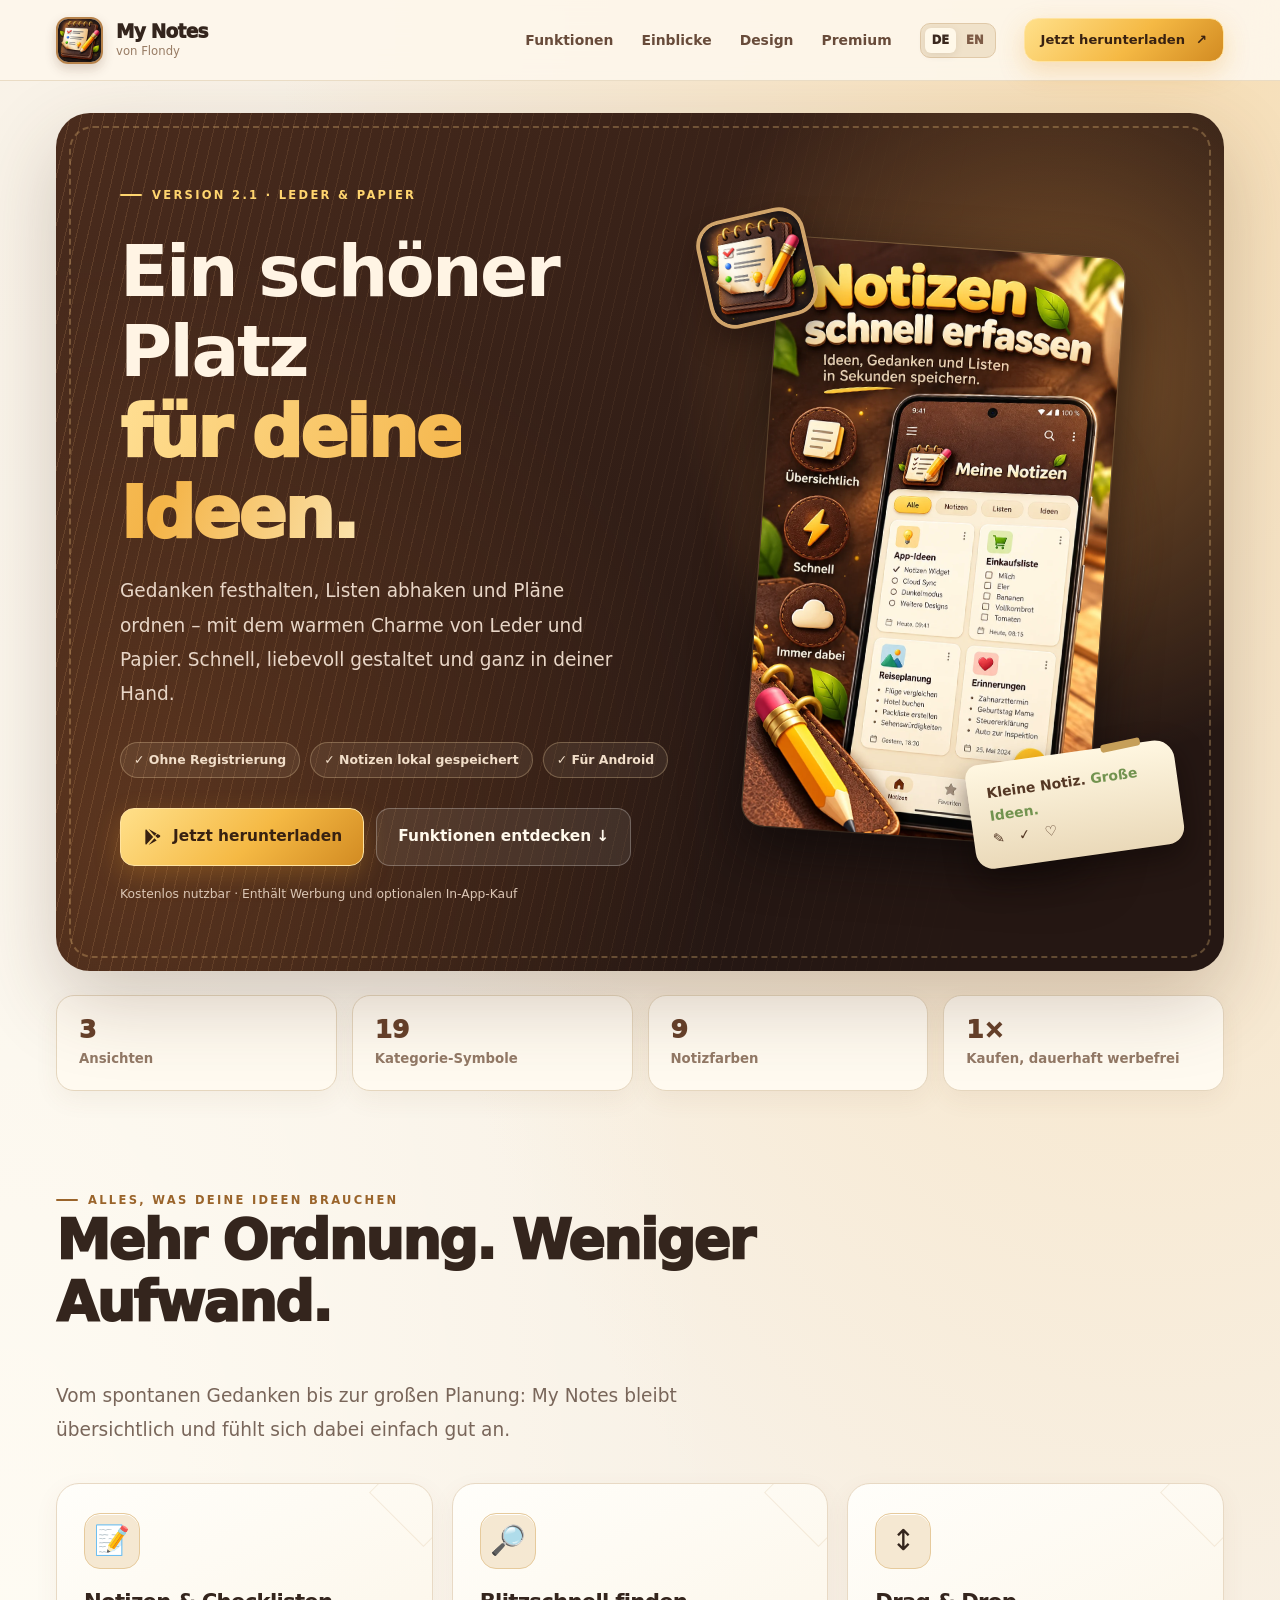
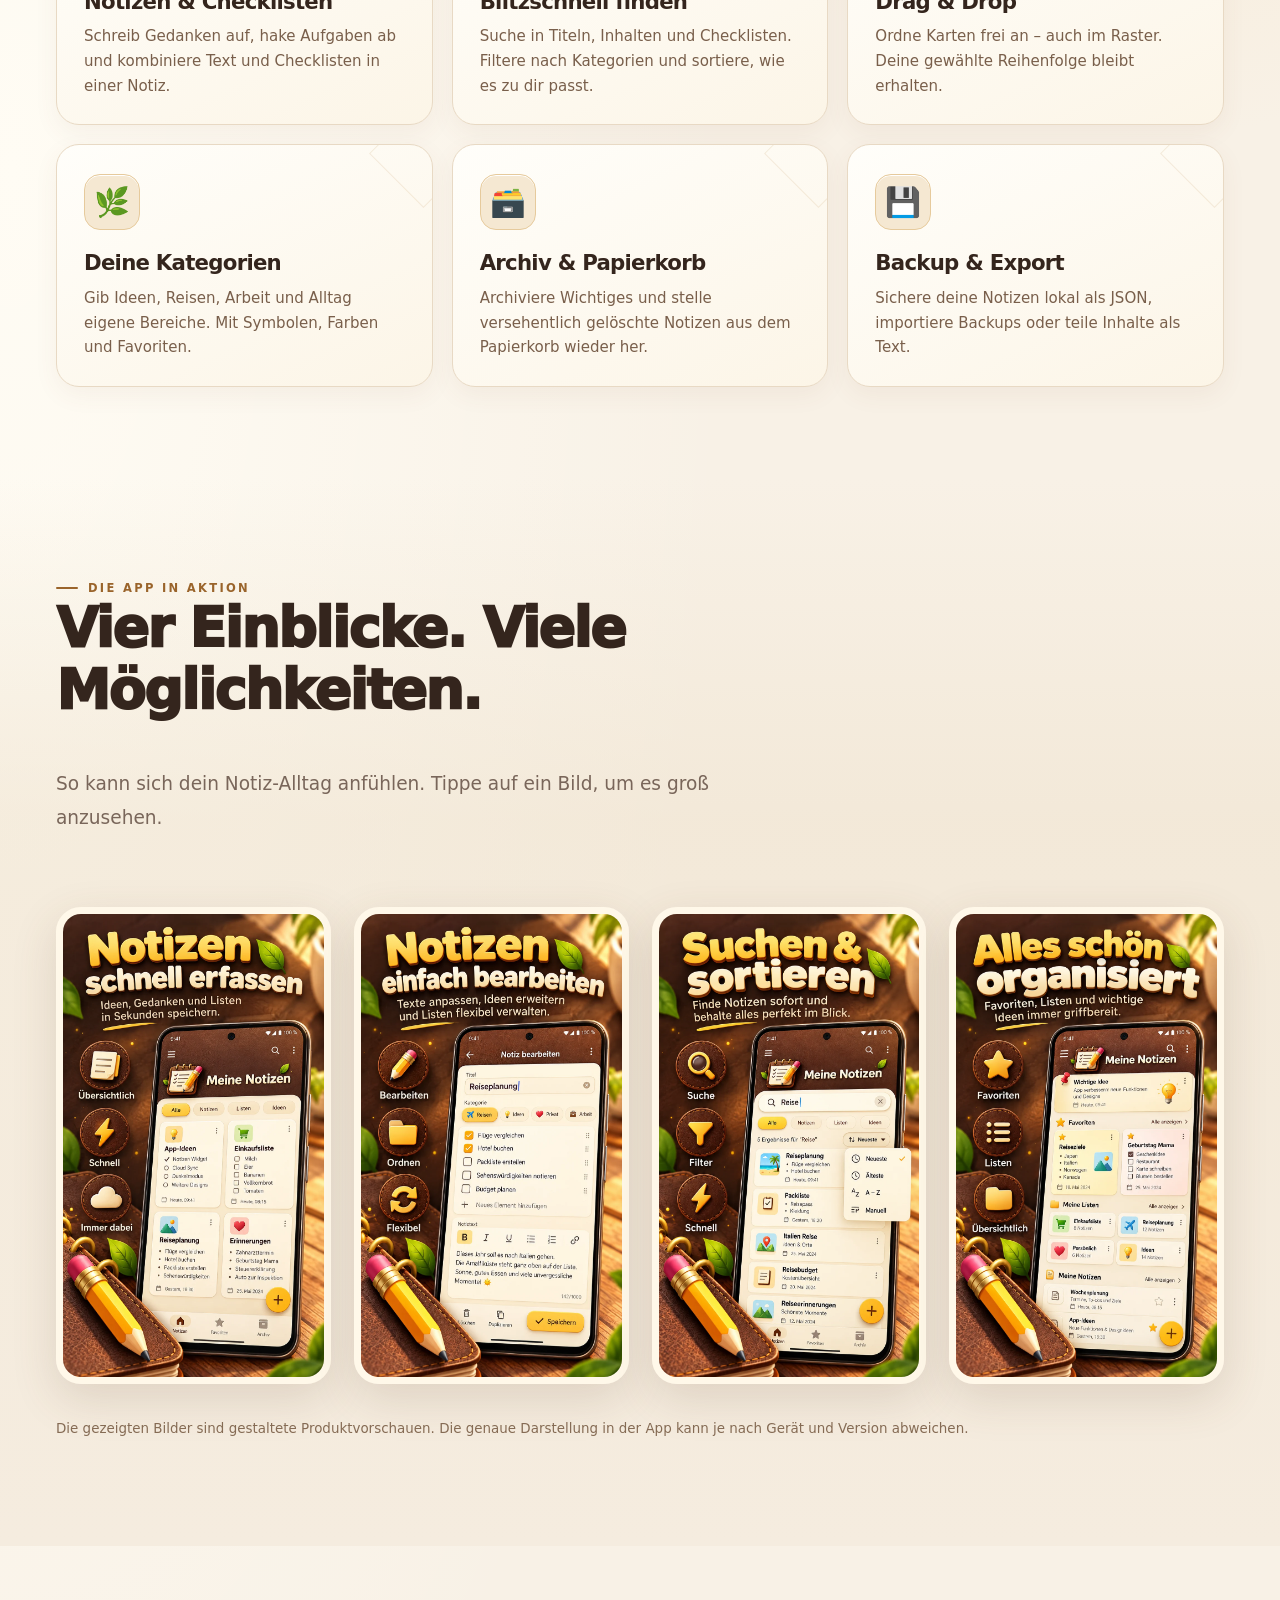
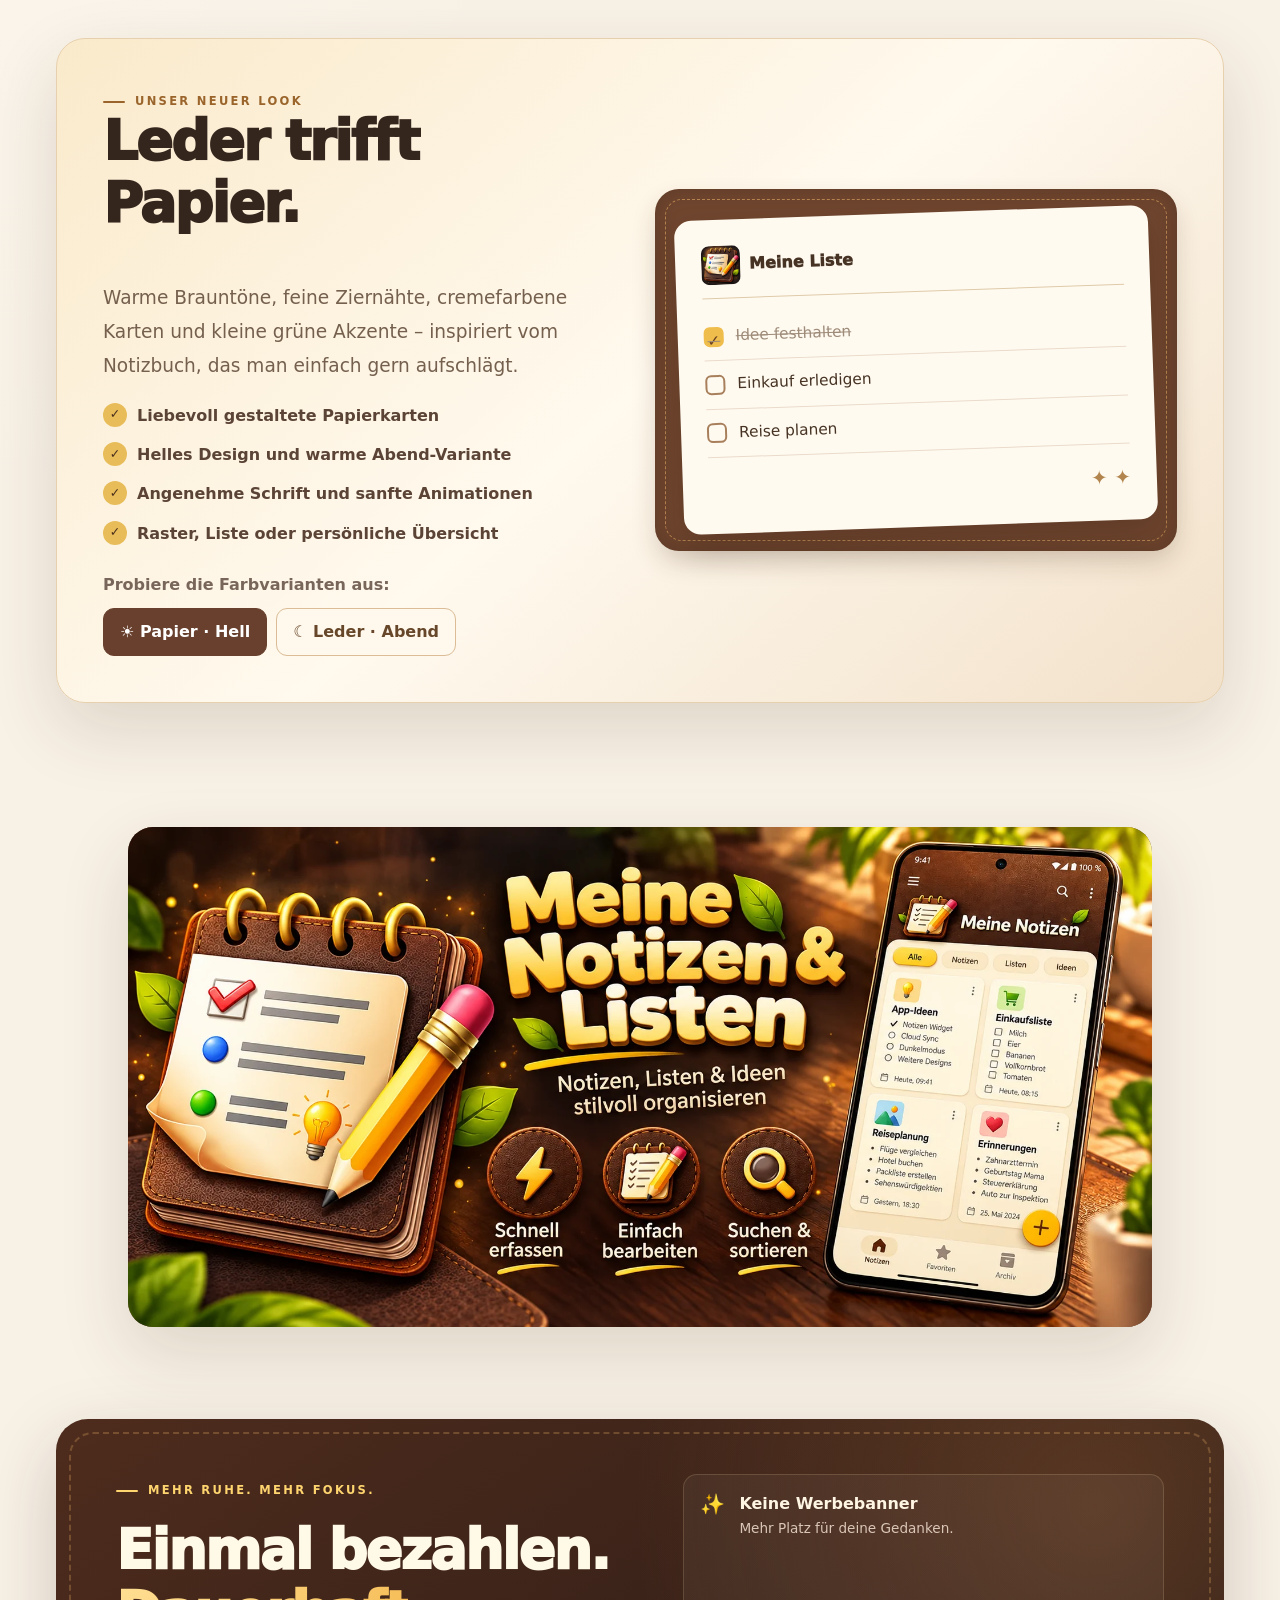
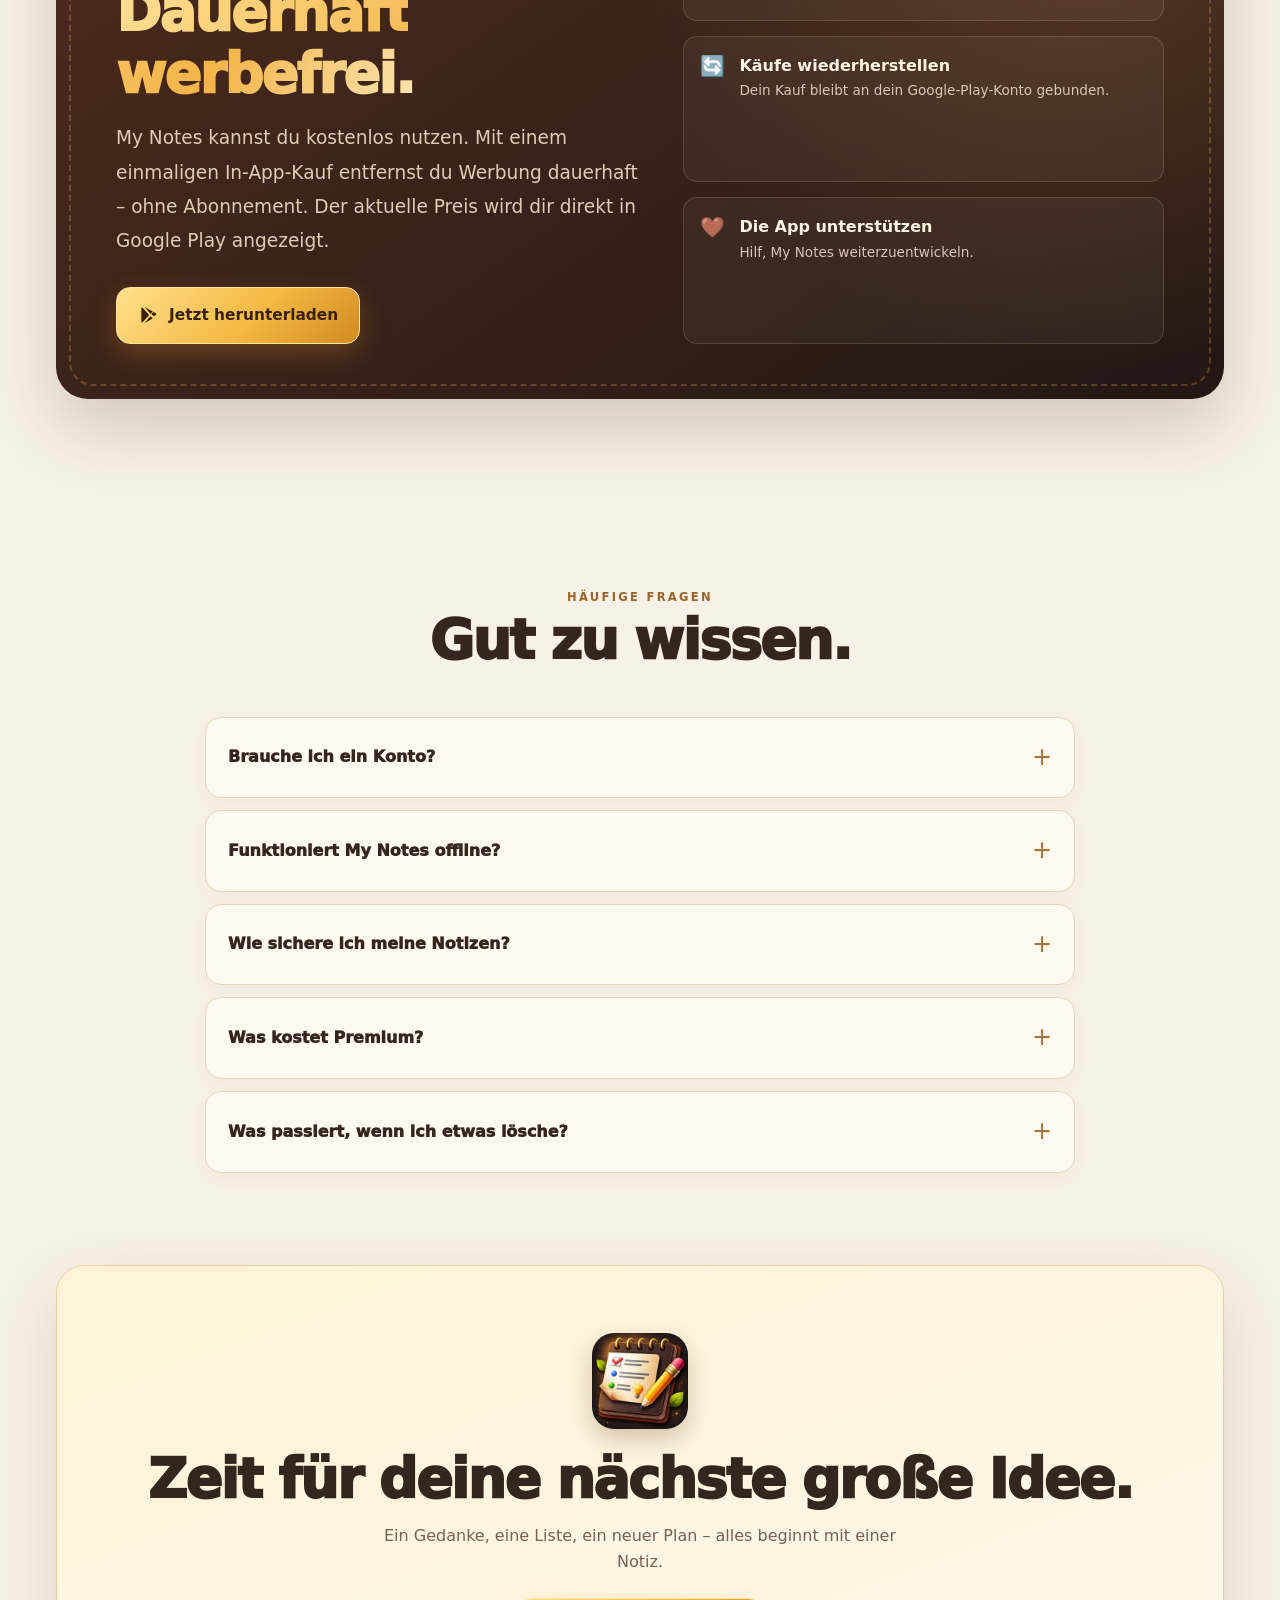
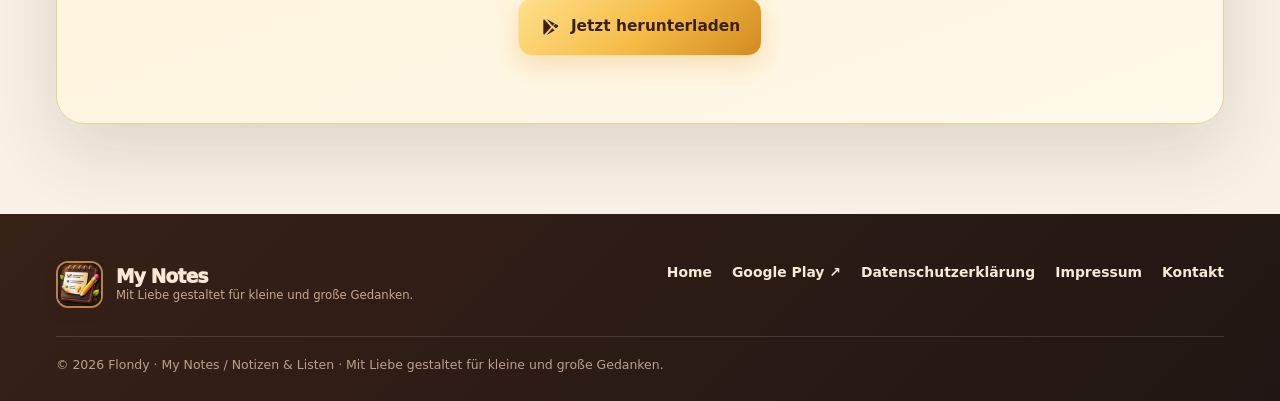
<file: index.html>
<!doctype html><html lang="de"><head><meta charset="utf-8"><meta name="viewport" content="width=device-width, initial-scale=1"><meta name="theme-color" content="#593625"><meta name="description" content="My Notes 2.1 – Notizen, Checklisten, Kategorien, Suche, lokale Backups und warmes Leder-und-Papier-Design. Für Android."><meta name="color-scheme" content="light"><title>My Notes – Ein schöner Platz für deine Ideen.</title><link rel="icon" type="image/png" href="assets/favicon.png"><link rel="stylesheet" href="style.css"><link rel="canonical" href="https://marcel-2025.github.io/My-Notes-Premium/index.html"><link rel="alternate" hreflang="de" href="https://marcel-2025.github.io/My-Notes-Premium/index.html"><link rel="alternate" hreflang="en" href="https://marcel-2025.github.io/My-Notes-Premium/en.html"><meta property="og:type" content="website"><meta property="og:title" content="My Notes – Ein schöner Platz für deine Ideen."><meta property="og:description" content="My Notes 2.1 – Notizen, Checklisten, Kategorien, Suche, lokale Backups und warmes Leder-und-Papier-Design. Für Android."><meta property="og:image" content="https://marcel-2025.github.io/My-Notes-Premium/assets/feature-banner.webp"><meta property="og:url" content="https://marcel-2025.github.io/My-Notes-Premium/index.html"></head><body><a href="#main" class="skip">Zum Inhalt springen</a><div class="nav-wrap"><header class="container nav"><a class="brand" href="index.html" aria-label="My Notes"><img src="assets/app-icon.webp" width="47" height="47" alt=""><span><strong>My Notes</strong><small>von Flondy</small></span></a><button class="nav-toggle" type="button" aria-label="Menü öffnen" aria-expanded="false" aria-controls="site-nav"><svg viewBox="0 0 24 24" fill="none" stroke="currentColor" stroke-width="2.3" stroke-linecap="round"><path d="M4 6h16M4 12h16M4 18h16"/></svg></button><nav class="nav-menu" id="site-nav" aria-label="Hauptnavigation"><a href="#funktionen">Funktionen</a><a href="#einblicke">Einblicke</a><a href="#design">Design</a><a href="#premium">Premium</a><div class="lang-switch" aria-label="Language"><a href="index.html" aria-current="page">DE</a><a href="en.html" >EN</a></div><a href="https://play.google.com/store/apps/details?id=dev.flondy.mynotes" class="btn btn-primary" target="_blank" rel="noopener noreferrer">Jetzt herunterladen <span aria-hidden="true">↗</span></a></nav></header></div><main id="main"><section class="hero container"><div class="hero-inner"><div class="hero-copy"><div class="eyebrow kicker">VERSION 2.1 · LEDER & PAPIER</div><h1><span class="thin">Ein schöner Platz</span><br><span class="gold-text">für deine Ideen.</span></h1><p class="lead">Gedanken festhalten, Listen abhaken und Pläne ordnen – mit dem warmen Charme von Leder und Papier. Schnell, liebevoll gestaltet und ganz in deiner Hand.</p><div class="hero-chips"><span>✓ Ohne Registrierung</span><span>✓ Notizen lokal gespeichert</span><span>✓ Für Android</span></div><div class="hero-actions"><a href="https://play.google.com/store/apps/details?id=dev.flondy.mynotes" class="btn btn-primary" target="_blank" rel="noopener noreferrer"><svg viewBox="0 0 24 24" aria-hidden="true" fill="currentColor"><path d="M4.9 2.7C4.3 3 4 3.6 4 4.5v15c0 .9.3 1.5.9 1.8L13.4 12 4.9 2.7zm10 10.8 2.7 2.7-9.7 5.5 7-8.2zm3.9-5.1L21 9.7c1.3.8 1.3 1.8 0 2.6l-2.2 1.3-3-3.1 3-2.1zM7.9 2.3l9.7 5.5-2.7 2.7-7-8.2z"/></svg>Jetzt herunterladen</a><a href="#funktionen" class="btn btn-quiet">Funktionen entdecken ↓</a></div><p class="mini-note">Kostenlos nutzbar · Enthält Werbung und optionalen In-App-Kauf</p></div><div class="hero-visual"><div class="hero-halo"></div><img class="hero-screen" src="assets/screenshot-capture.webp" width="941" height="1672" alt="Notizen schnell erfassen, visuelle Funktionsvorschau"><img class="hero-icon" src="assets/app-icon.webp" width="110" height="110" alt=""><div class="float-note">Kleine Notiz. <span>Große Ideen.</span><br>✎ &nbsp; ✓ &nbsp; ♡</div></div></div><div class="stats"><div class="stat"><strong>3</strong><small>Ansichten</small></div><div class="stat"><strong>19</strong><small>Kategorie-Symbole</small></div><div class="stat"><strong>9</strong><small>Notizfarben</small></div><div class="stat"><strong>1×</strong><small>Kaufen, dauerhaft werbefrei</small></div></div></section>
<section id="funktionen" class="section container"><div class="section-heading reveal"><span class="eyebrow">Alles, was deine Ideen brauchen</span><h2>Mehr Ordnung. Weniger Aufwand.</h2><p class="lead muted">Vom spontanen Gedanken bis zur großen Planung: My Notes bleibt übersichtlich und fühlt sich dabei einfach gut an.</p></div><div class="feature-grid"><article class="feature reveal"><div class="f-icon" aria-hidden="true">📝</div><h3>Notizen &amp; Checklisten</h3><p>Schreib Gedanken auf, hake Aufgaben ab und kombiniere Text und Checklisten in einer Notiz.</p></article><article class="feature reveal"><div class="f-icon" aria-hidden="true">🔎</div><h3>Blitzschnell finden</h3><p>Suche in Titeln, Inhalten und Checklisten. Filtere nach Kategorien und sortiere, wie es zu dir passt.</p></article><article class="feature reveal"><div class="f-icon" aria-hidden="true">↕️</div><h3>Drag &amp; Drop</h3><p>Ordne Karten frei an – auch im Raster. Deine gewählte Reihenfolge bleibt erhalten.</p></article><article class="feature reveal"><div class="f-icon" aria-hidden="true">🌿</div><h3>Deine Kategorien</h3><p>Gib Ideen, Reisen, Arbeit und Alltag eigene Bereiche. Mit Symbolen, Farben und Favoriten.</p></article><article class="feature reveal"><div class="f-icon" aria-hidden="true">🗃️</div><h3>Archiv &amp; Papierkorb</h3><p>Archiviere Wichtiges und stelle versehentlich gelöschte Notizen aus dem Papierkorb wieder her.</p></article><article class="feature reveal"><div class="f-icon" aria-hidden="true">💾</div><h3>Backup &amp; Export</h3><p>Sichere deine Notizen lokal als JSON, importiere Backups oder teile Inhalte als Text.</p></article></div></section>
<section class="section showcase-section" id="einblicke"><div class="container"><div class="section-header-row"><div class="section-heading reveal"><span class="eyebrow">DIE APP IN AKTION</span><h2>Vier Einblicke. Viele Möglichkeiten.</h2><p class="lead muted">So kann sich dein Notiz-Alltag anfühlen. Tippe auf ein Bild, um es groß anzusehen.</p></div><div class="showcase-actions"><button class="circle-btn" data-prev aria-label="Vorherige Screenshots" type="button">←</button><button class="circle-btn" data-next aria-label="Nächste Screenshots" type="button">→</button></div></div><div class="carousel" data-carousel><article class="shot-card" role="button" tabindex="0" aria-label="Notizen schnell erfassen, visuelle Funktionsvorschau"><img src="assets/screenshot-capture.webp" alt="Notizen schnell erfassen, visuelle Funktionsvorschau" loading="lazy" width="941" height="1672"></article><article class="shot-card" role="button" tabindex="0" aria-label="Notizen bearbeiten, visuelle Funktionsvorschau"><img src="assets/screenshot-edit.webp" alt="Notizen bearbeiten, visuelle Funktionsvorschau" loading="lazy" width="941" height="1672"></article><article class="shot-card" role="button" tabindex="0" aria-label="Notizen suchen und sortieren, visuelle Funktionsvorschau"><img src="assets/screenshot-search.webp" alt="Notizen suchen und sortieren, visuelle Funktionsvorschau" loading="lazy" width="941" height="1672"></article><article class="shot-card" role="button" tabindex="0" aria-label="Notizen und Listen organisieren, visuelle Funktionsvorschau"><img src="assets/screenshot-organize.webp" alt="Notizen und Listen organisieren, visuelle Funktionsvorschau" loading="lazy" width="941" height="1672"></article></div><p class="showcase-footnote">Die gezeigten Bilder sind gestaltete Produktvorschauen. Die genaue Darstellung in der App kann je nach Gerät und Version abweichen.</p></div></section>
<section class="section container" id="design"><div class="design-panel"><div class="reveal"><span class="eyebrow">UNSER NEUER LOOK</span><h2>Leder trifft Papier.</h2><p class="lead">Warme Brauntöne, feine Ziernähte, cremefarbene Karten und kleine grüne Akzente – inspiriert vom Notizbuch, das man einfach gern aufschlägt.</p><ul><li>Liebevoll gestaltete Papierkarten</li><li>Helles Design und warme Abend-Variante</li><li>Angenehme Schrift und sanfte Animationen</li><li>Raster, Liste oder persönliche Übersicht</li></ul><p class="muted" style="margin-bottom:9px;font-weight:850">Probiere die Farbvarianten aus:</p><div class="theme-select"><button class="theme-btn" type="button" data-theme="day" aria-pressed="true">☀ Papier · Hell</button><button class="theme-btn" type="button" data-theme="evening" aria-pressed="false">☾ Leder · Abend</button></div></div><div class="sample-desk"><div class="sample-paper"><div class="sample-head"><img src="assets/app-icon.webp" alt="" width="39" height="39">Meine Liste</div><div class="sample-line done"><b>✓</b>Idee festhalten</div><div class="sample-line "><b></b>Einkauf erledigen</div><div class="sample-line "><b></b>Reise planen</div><div style="padding-top:17px;display:flex;justify-content:flex-end;color:#b1854d;font-size:1.25rem" aria-hidden="true">✦ ✦</div></div></div></div></section>
<div class="container"><div class="banner-strip"><img src="assets/feature-banner.webp" width="1794" height="876" loading="lazy" alt="My Notes Leder-und-Papier App-Vorstellung mit Notizbuch und Smartphone"></div></div><section class="section container" id="premium"><div class="premium-wrap"><div><span class="eyebrow kicker">MEHR RUHE. MEHR FOKUS.</span><h2 style="margin-top:20px">Einmal bezahlen.<br><span class="gold-text">Dauerhaft werbefrei.</span></h2><p class="lead">My Notes kannst du kostenlos nutzen. Mit einem einmaligen In-App-Kauf entfernst du Werbung dauerhaft – ohne Abonnement. Der aktuelle Preis wird dir direkt in Google Play angezeigt.</p><div style="margin-top:28px"><a href="https://play.google.com/store/apps/details?id=dev.flondy.mynotes" class="btn btn-primary" target="_blank" rel="noopener noreferrer"><svg viewBox="0 0 24 24" aria-hidden="true" fill="currentColor"><path d="M4.9 2.7C4.3 3 4 3.6 4 4.5v15c0 .9.3 1.5.9 1.8L13.4 12 4.9 2.7zm10 10.8 2.7 2.7-9.7 5.5 7-8.2zm3.9-5.1L21 9.7c1.3.8 1.3 1.8 0 2.6l-2.2 1.3-3-3.1 3-2.1zM7.9 2.3l9.7 5.5-2.7 2.7-7-8.2z"/></svg>Jetzt herunterladen</a></div></div><ul class="premium-list"><li><span aria-hidden="true">✨</span><div><strong>Keine Werbebanner</strong><small>Mehr Platz für deine Gedanken.</small></div></li><li><span aria-hidden="true">🔄</span><div><strong>Käufe wiederherstellen</strong><small>Dein Kauf bleibt an dein Google-Play-Konto gebunden.</small></div></li><li><span aria-hidden="true">🤎</span><div><strong>Die App unterstützen</strong><small>Hilf, My Notes weiterzuentwickeln.</small></div></li></ul></div></section>
<section class="section container" id="fragen"><div class="section-heading center reveal"><span class="eyebrow">HÄUFIGE FRAGEN</span><h2>Gut zu wissen.</h2></div><div class="faq-list"><details><summary>Brauche ich ein Konto?</summary><p>Nein. Du kannst My Notes ohne eigene Registrierung verwenden. Deine Notizen werden in der App lokal gespeichert.</p></details><details><summary>Funktioniert My Notes offline?</summary><p>Du kannst Notizen und Checklisten offline erstellen, bearbeiten und verwalten. Für Werbeanzeigen oder die Kaufprüfung kann eine Internetverbindung erforderlich sein.</p></details><details><summary>Wie sichere ich meine Notizen?</summary><p>Über die lokalen Export- und Importfunktionen kannst du eine JSON-Sicherung erstellen und später wieder einlesen. Bewahre Sicherungsdateien an einem sicheren Ort auf.</p></details><details><summary>Was kostet Premium?</summary><p>Es gibt einen einmaligen Kauf zum Entfernen der Werbung, kein Abonnement. Den aktuellen Preis zeigt Google Play in der App an.</p></details><details><summary>Was passiert, wenn ich etwas lösche?</summary><p>Gelöschte Notizen landen zunächst im Papierkorb und können dort wiederhergestellt werden. Laut Version 2.1 werden sie nach 30 Tagen automatisch endgültig gelöscht.</p></details></div></section>
<section class="container"><div class="final-cta"><img src="assets/app-icon.webp" alt="My Notes App-Icon" width="96" height="96"><h2>Zeit für deine nächste große Idee.</h2><p>Ein Gedanke, eine Liste, ein neuer Plan – alles beginnt mit einer Notiz.</p><a href="https://play.google.com/store/apps/details?id=dev.flondy.mynotes" class="btn btn-primary" target="_blank" rel="noopener noreferrer"><svg viewBox="0 0 24 24" aria-hidden="true" fill="currentColor"><path d="M4.9 2.7C4.3 3 4 3.6 4 4.5v15c0 .9.3 1.5.9 1.8L13.4 12 4.9 2.7zm10 10.8 2.7 2.7-9.7 5.5 7-8.2zm3.9-5.1L21 9.7c1.3.8 1.3 1.8 0 2.6l-2.2 1.3-3-3.1 3-2.1zM7.9 2.3l9.7 5.5-2.7 2.7-7-8.2z"/></svg>Jetzt herunterladen</a></div></section></main><div id="image-modal" class="modal" hidden role="dialog" aria-modal="true" aria-label="Bildvorschau"><button class="modal-close" aria-label="Vorschau schließen" type="button">×</button><img alt="" src="assets/screenshot-capture.webp"></div><footer class="footer"><div class="container"><div class="footer-grid"><div class="brand"><img src="assets/app-icon.webp" width="47" height="47" alt=""><span><strong>My Notes</strong><small>Mit Liebe gestaltet für kleine und große Gedanken.</small></span></div><div class="footer-links"><a href="index.html">Home</a><a href="https://play.google.com/store/apps/details?id=dev.flondy.mynotes" target="_blank" rel="noopener noreferrer">Google Play ↗</a><a href="datenschutz.html">Datenschutzerklärung</a><a href="https://flondy.github.io/app-store/impressum.html">Impressum</a><a href="mailto:flondy.dev@gmail.com">Kontakt</a></div></div><div class="footer-bottom">© 2026 Flondy · My Notes / Notizen & Listen · Mit Liebe gestaltet für kleine und große Gedanken.</div></div></footer><script src="script.js" defer></script></body></html>
</file>
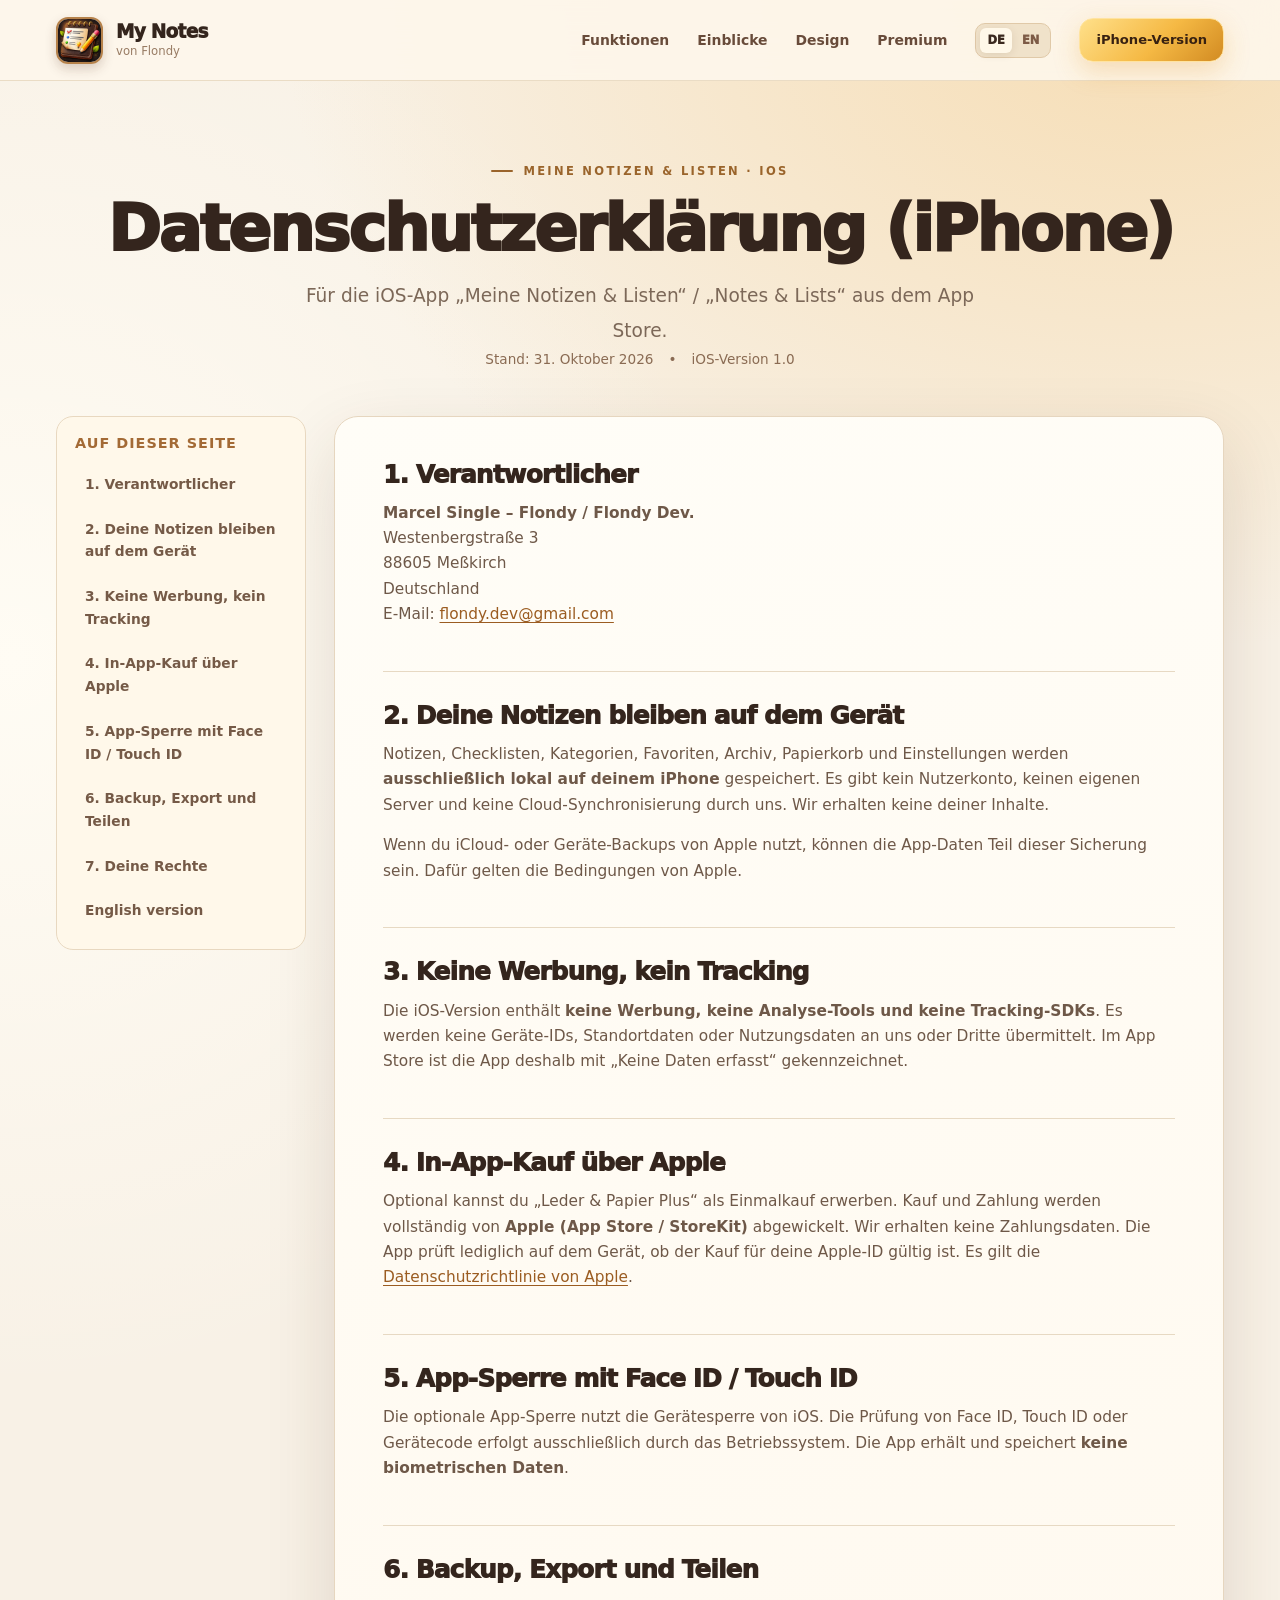
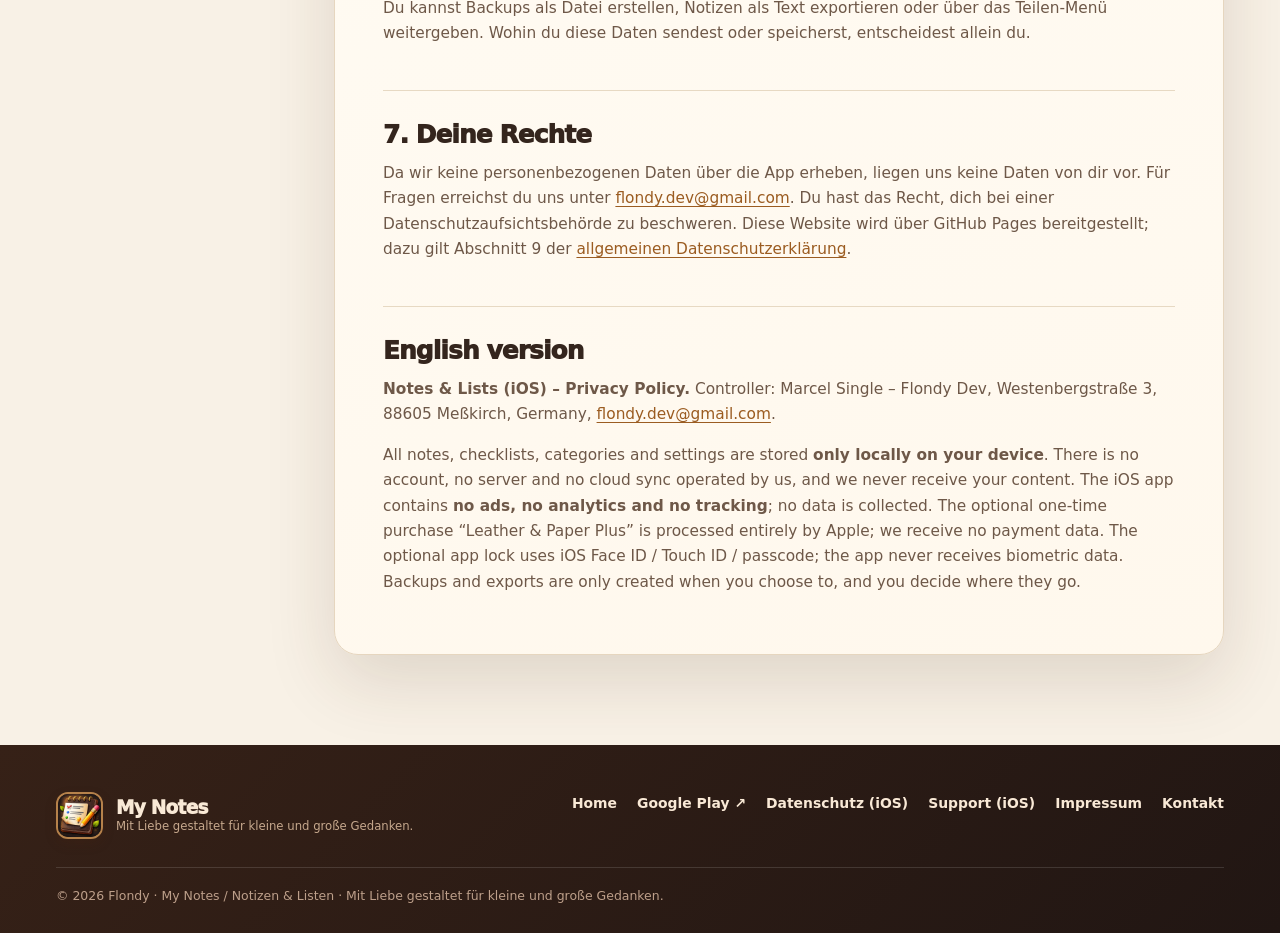
<file: datenschutz-ios.html>
<!doctype html><html lang="de"><head><meta charset="utf-8"><meta name="viewport" content="width=device-width, initial-scale=1"><meta name="theme-color" content="#593625"><meta name="description" content="Datenschutzerklärung der iOS-App Meine Notizen & Listen: Notizen nur lokal, keine Werbung, kein Tracking."><meta name="color-scheme" content="light"><title>Datenschutz (iPhone) – Meine Notizen & Listen</title><link rel="icon" type="image/png" href="assets/favicon.png"><link rel="stylesheet" href="style.css"><link rel="canonical" href="https://marcel-2025.github.io/My-Notes-Premium/datenschutz-ios.html"><link rel="alternate" hreflang="de" href="https://marcel-2025.github.io/My-Notes-Premium/datenschutz-ios.html"><link rel="alternate" hreflang="en" href="https://marcel-2025.github.io/My-Notes-Premium/privacy.html"><meta property="og:type" content="website"><meta property="og:title" content="Datenschutz (iPhone) – Meine Notizen & Listen"><meta property="og:description" content="Datenschutzerklärung der iOS-App Meine Notizen & Listen: Notizen nur lokal, keine Werbung, kein Tracking."><meta property="og:image" content="https://marcel-2025.github.io/My-Notes-Premium/assets/feature-banner.webp"><meta property="og:url" content="https://marcel-2025.github.io/My-Notes-Premium/index.html"></head><body><a href="#main" class="skip">Zum Inhalt springen</a><div class="nav-wrap"><header class="container nav"><a class="brand" href="index.html" aria-label="My Notes"><img src="assets/app-icon.webp" width="47" height="47" alt=""><span><strong>My Notes</strong><small>von Flondy</small></span></a><button class="nav-toggle" type="button" aria-label="Menü öffnen" aria-expanded="false" aria-controls="site-nav"><svg viewBox="0 0 24 24" fill="none" stroke="currentColor" stroke-width="2.3" stroke-linecap="round"><path d="M4 6h16M4 12h16M4 18h16"/></svg></button><nav class="nav-menu" id="site-nav" aria-label="Hauptnavigation"><a href="index.html#funktionen">Funktionen</a><a href="index.html#einblicke">Einblicke</a><a href="index.html#design">Design</a><a href="index.html#premium">Premium</a><div class="lang-switch" aria-label="Language"><a href="#de" aria-current="page">DE</a><a href="#en">EN</a></div><a href="ios.html" class="btn btn-primary">iPhone-Version</a></nav></header></div><main id="main"><section class="container legal-hero"><span class="eyebrow">MEINE NOTIZEN &amp; LISTEN · iOS</span><h1>Datenschutzerklärung (iPhone)</h1><p class="lead">Für die iOS-App „Meine Notizen &amp; Listen“ / „Notes &amp; Lists“ aus dem App Store.</p><div class="legal-metadata"><span>Stand: 31. Oktober 2026</span><span>•</span><span>iOS-Version 1.0</span></div></section>
<div class="container legal-grid"><aside class="legal-toc"><h3>Auf dieser Seite</h3><a href="#verantwortlicher">1. Verantwortlicher</a><a href="#lokal">2. Deine Notizen bleiben auf dem Gerät</a><a href="#keine">3. Keine Werbung, kein Tracking</a><a href="#kauf">4. In-App-Kauf über Apple</a><a href="#faceid">5. App-Sperre mit Face ID / Touch ID</a><a href="#export">6. Backup, Export und Teilen</a><a href="#rechte">7. Deine Rechte</a><a href="#en">English version</a></aside><article class="legal-body paper-texture">
<section id="verantwortlicher"><h2>1. Verantwortlicher</h2><p><strong>Marcel Single – Flondy / Flondy Dev.</strong><br>Westenbergstraße 3<br>88605 Meßkirch<br>Deutschland<br>E-Mail: <a href="mailto:flondy.dev@gmail.com">flondy.dev@gmail.com</a></p></section>
<section id="lokal"><h2>2. Deine Notizen bleiben auf dem Gerät</h2><p>Notizen, Checklisten, Kategorien, Favoriten, Archiv, Papierkorb und Einstellungen werden <strong>ausschließlich lokal auf deinem iPhone</strong> gespeichert. Es gibt kein Nutzerkonto, keinen eigenen Server und keine Cloud-Synchronisierung durch uns. Wir erhalten keine deiner Inhalte.</p><p>Wenn du iCloud- oder Geräte-Backups von Apple nutzt, können die App-Daten Teil dieser Sicherung sein. Dafür gelten die Bedingungen von Apple.</p></section>
<section id="keine"><h2>3. Keine Werbung, kein Tracking</h2><p>Die iOS-Version enthält <strong>keine Werbung, keine Analyse-Tools und keine Tracking-SDKs</strong>. Es werden keine Geräte-IDs, Standortdaten oder Nutzungsdaten an uns oder Dritte übermittelt. Im App Store ist die App deshalb mit „Keine Daten erfasst“ gekennzeichnet.</p></section>
<section id="kauf"><h2>4. In-App-Kauf über Apple</h2><p>Optional kannst du „Leder &amp; Papier Plus“ als Einmalkauf erwerben. Kauf und Zahlung werden vollständig von <strong>Apple (App Store / StoreKit)</strong> abgewickelt. Wir erhalten keine Zahlungsdaten. Die App prüft lediglich auf dem Gerät, ob der Kauf für deine Apple-ID gültig ist. Es gilt die <a href="https://www.apple.com/de/legal/privacy/" target="_blank" rel="noopener noreferrer">Datenschutzrichtlinie von Apple</a>.</p></section>
<section id="faceid"><h2>5. App-Sperre mit Face ID / Touch ID</h2><p>Die optionale App-Sperre nutzt die Gerätesperre von iOS. Die Prüfung von Face ID, Touch ID oder Gerätecode erfolgt ausschließlich durch das Betriebssystem. Die App erhält und speichert <strong>keine biometrischen Daten</strong>.</p></section>
<section id="export"><h2>6. Backup, Export und Teilen</h2><p>Du kannst Backups als Datei erstellen, Notizen als Text exportieren oder über das Teilen-Menü weitergeben. Wohin du diese Daten sendest oder speicherst, entscheidest allein du.</p></section>
<section id="rechte"><h2>7. Deine Rechte</h2><p>Da wir keine personenbezogenen Daten über die App erheben, liegen uns keine Daten von dir vor. Für Fragen erreichst du uns unter <a href="mailto:flondy.dev@gmail.com">flondy.dev@gmail.com</a>. Du hast das Recht, dich bei einer Datenschutzaufsichtsbehörde zu beschweren. Diese Website wird über GitHub Pages bereitgestellt; dazu gilt Abschnitt 9 der <a href="datenschutz.html#website">allgemeinen Datenschutzerklärung</a>.</p></section>
<section id="en"><h2>English version</h2><p><strong>Notes &amp; Lists (iOS) – Privacy Policy.</strong> Controller: Marcel Single – Flondy Dev, Westenbergstraße 3, 88605 Meßkirch, Germany, <a href="mailto:flondy.dev@gmail.com">flondy.dev@gmail.com</a>.</p><p>All notes, checklists, categories and settings are stored <strong>only locally on your device</strong>. There is no account, no server and no cloud sync operated by us, and we never receive your content. The iOS app contains <strong>no ads, no analytics and no tracking</strong>; no data is collected. The optional one-time purchase “Leather &amp; Paper Plus” is processed entirely by Apple; we receive no payment data. The optional app lock uses iOS Face ID / Touch ID / passcode; the app never receives biometric data. Backups and exports are only created when you choose to, and you decide where they go.</p></section>
</article></div></main><footer class="footer"><div class="container"><div class="footer-grid"><div class="brand"><img src="assets/app-icon.webp" width="47" height="47" alt=""><span><strong>My Notes</strong><small>Mit Liebe gestaltet für kleine und große Gedanken.</small></span></div><div class="footer-links"><a href="index.html">Home</a><a href="https://play.google.com/store/apps/details?id=dev.flondy.mynotes" target="_blank" rel="noopener noreferrer">Google Play ↗</a><a href="datenschutz-ios.html">Datenschutz (iOS)</a><a href="ios.html">Support (iOS)</a><a href="https://flondy.github.io/app-store/impressum.html">Impressum</a><a href="mailto:flondy.dev@gmail.com">Kontakt</a></div></div><div class="footer-bottom">© 2026 Flondy · My Notes / Notizen & Listen · Mit Liebe gestaltet für kleine und große Gedanken.</div></div></footer><script src="script.js" defer></script></body></html>
</file>
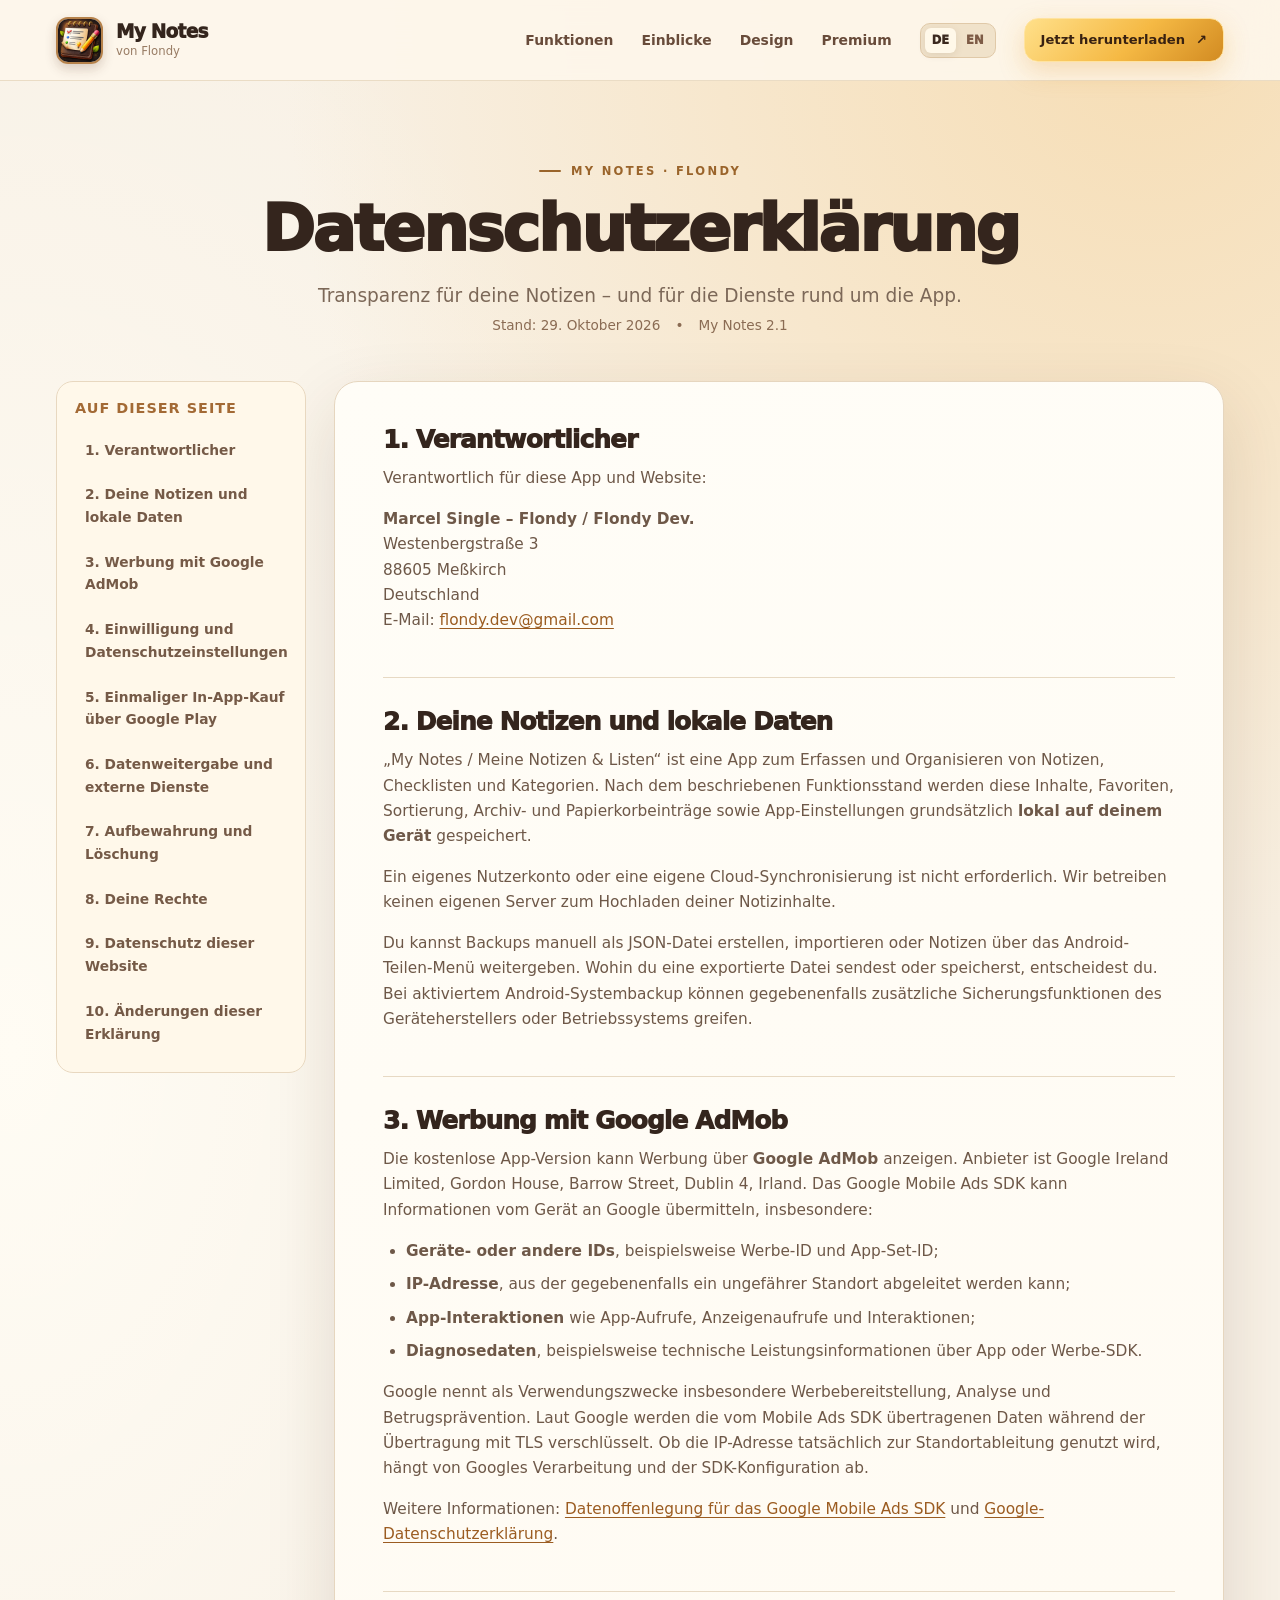
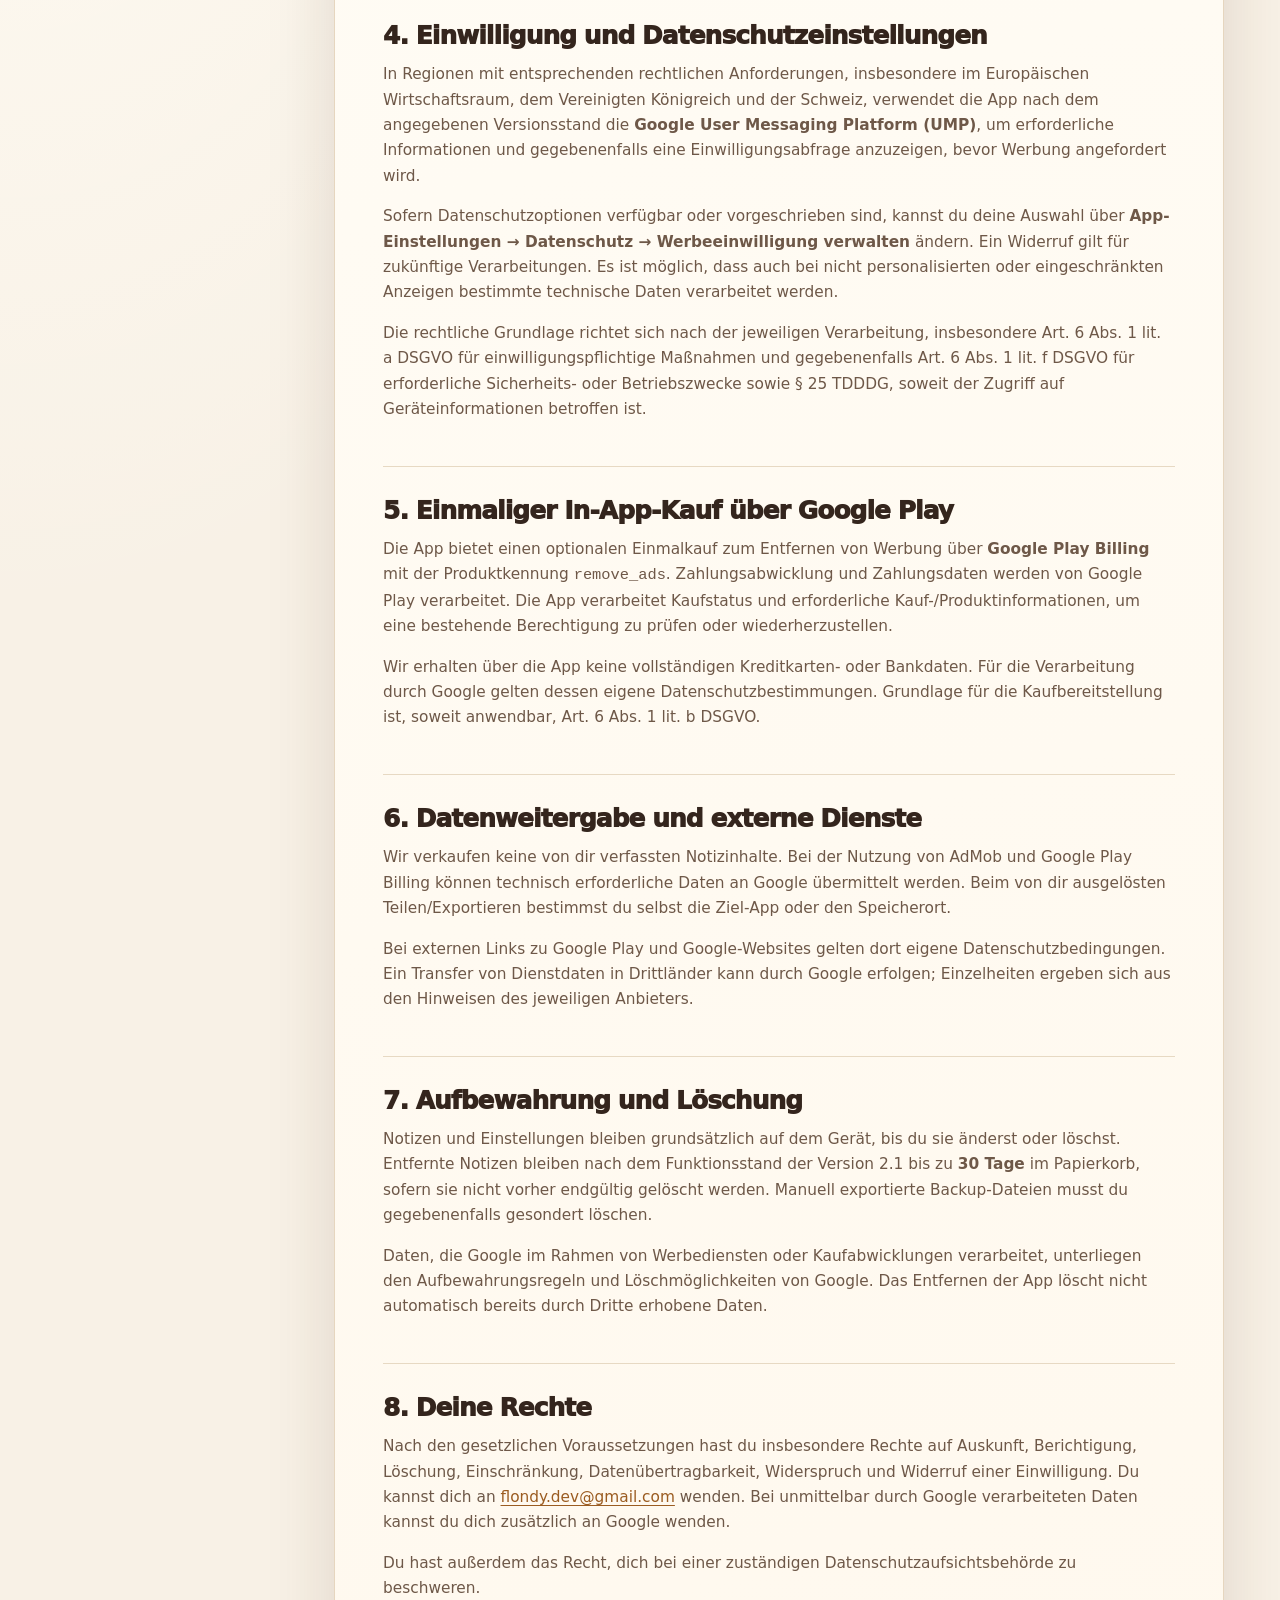
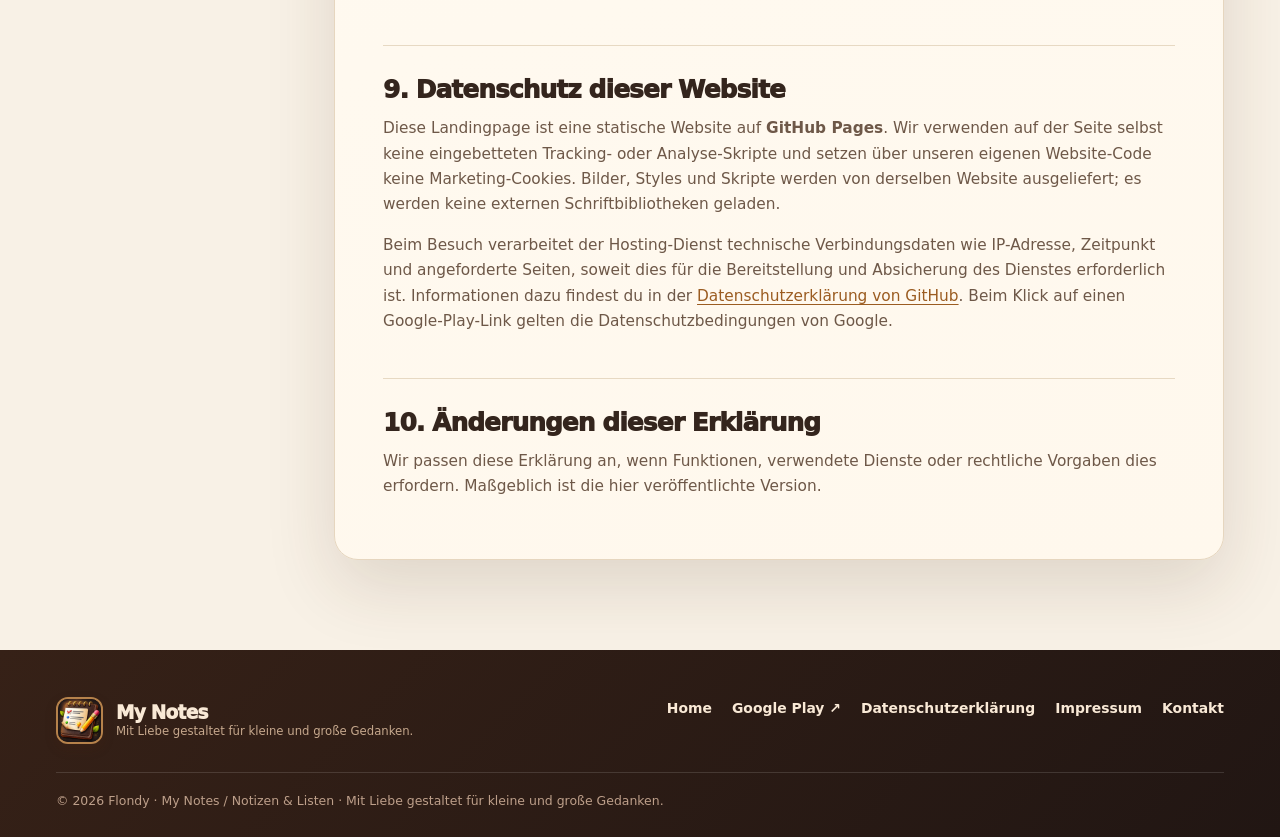
<file: datenschutz.html>
<!doctype html><html lang="de"><head><meta charset="utf-8"><meta name="viewport" content="width=device-width, initial-scale=1"><meta name="theme-color" content="#593625"><meta name="description" content="Datenschutzerklärung von My Notes mit Angaben zu lokalen Notizen, Google AdMob, Google Play Billing und GitHub Pages."><meta name="color-scheme" content="light"><title>Datenschutzerklärung – My Notes</title><link rel="icon" type="image/png" href="assets/favicon.png"><link rel="stylesheet" href="style.css"><link rel="canonical" href="https://marcel-2025.github.io/My-Notes-Premium/datenschutz.html"><link rel="alternate" hreflang="de" href="https://marcel-2025.github.io/My-Notes-Premium/datenschutz.html"><link rel="alternate" hreflang="en" href="https://marcel-2025.github.io/My-Notes-Premium/privacy.html"><meta property="og:type" content="website"><meta property="og:title" content="Datenschutzerklärung – My Notes"><meta property="og:description" content="Datenschutzerklärung von My Notes mit Angaben zu lokalen Notizen, Google AdMob, Google Play Billing und GitHub Pages."><meta property="og:image" content="https://marcel-2025.github.io/My-Notes-Premium/assets/feature-banner.webp"><meta property="og:url" content="https://marcel-2025.github.io/My-Notes-Premium/index.html"></head><body><a href="#main" class="skip">Zum Inhalt springen</a><div class="nav-wrap"><header class="container nav"><a class="brand" href="index.html" aria-label="My Notes"><img src="assets/app-icon.webp" width="47" height="47" alt=""><span><strong>My Notes</strong><small>von Flondy</small></span></a><button class="nav-toggle" type="button" aria-label="Menü öffnen" aria-expanded="false" aria-controls="site-nav"><svg viewBox="0 0 24 24" fill="none" stroke="currentColor" stroke-width="2.3" stroke-linecap="round"><path d="M4 6h16M4 12h16M4 18h16"/></svg></button><nav class="nav-menu" id="site-nav" aria-label="Hauptnavigation"><a href="index.html#funktionen">Funktionen</a><a href="index.html#einblicke">Einblicke</a><a href="index.html#design">Design</a><a href="index.html#premium">Premium</a><div class="lang-switch" aria-label="Language"><a href="datenschutz.html" aria-current="page">DE</a><a href="privacy.html" >EN</a></div><a href="https://play.google.com/store/apps/details?id=dev.flondy.mynotes" class="btn btn-primary" target="_blank" rel="noopener noreferrer">Jetzt herunterladen <span aria-hidden="true">↗</span></a></nav></header></div><main id="main"><section class="container legal-hero"><span class="eyebrow">MY NOTES · FLONDY</span><h1>Datenschutzerklärung</h1><p class="lead">Transparenz für deine Notizen – und für die Dienste rund um die App.</p><div class="legal-metadata"><span>Stand: 29. Oktober 2026</span><span>•</span><span>My Notes 2.1</span></div></section><div class="container legal-grid"><aside class="legal-toc"><h3>Auf dieser Seite</h3><a href="#verantwortlicher">1. Verantwortlicher</a><a href="#lokaledaten">2. Deine Notizen und lokale Daten</a><a href="#admob">3. Werbung mit Google AdMob</a><a href="#einwilligung">4. Einwilligung und Datenschutzeinstellungen</a><a href="#billing">5. Einmaliger In-App-Kauf über Google Play</a><a href="#weitergabe">6. Datenweitergabe und externe Dienste</a><a href="#dauer">7. Aufbewahrung und Löschung</a><a href="#rechte">8. Deine Rechte</a><a href="#website">9. Datenschutz dieser Website</a><a href="#aktualisierung">10. Änderungen dieser Erklärung</a></aside><article class="legal-body paper-texture"><section id="verantwortlicher"><h2>1. Verantwortlicher</h2><p>Verantwortlich für diese App und Website:</p><p><strong>Marcel Single – Flondy / Flondy Dev.</strong><br>Westenbergstraße 3<br>88605 Meßkirch<br>Deutschland<br>E-Mail: <a href="mailto:flondy.dev@gmail.com">flondy.dev@gmail.com</a></p></section><section id="lokaledaten"><h2>2. Deine Notizen und lokale Daten</h2><p>„My Notes / Meine Notizen &amp; Listen“ ist eine App zum Erfassen und Organisieren von Notizen, Checklisten und Kategorien. Nach dem beschriebenen Funktionsstand werden diese Inhalte, Favoriten, Sortierung, Archiv- und Papierkorbeinträge sowie App-Einstellungen grundsätzlich <strong>lokal auf deinem Gerät</strong> gespeichert.</p><p>Ein eigenes Nutzerkonto oder eine eigene Cloud-Synchronisierung ist nicht erforderlich. Wir betreiben keinen eigenen Server zum Hochladen deiner Notizinhalte.</p><p>Du kannst Backups manuell als JSON-Datei erstellen, importieren oder Notizen über das Android-Teilen-Menü weitergeben. Wohin du eine exportierte Datei sendest oder speicherst, entscheidest du. Bei aktiviertem Android-Systembackup können gegebenenfalls zusätzliche Sicherungsfunktionen des Geräteherstellers oder Betriebssystems greifen.</p></section><section id="admob"><h2>3. Werbung mit Google AdMob</h2><p>Die kostenlose App-Version kann Werbung über <strong>Google AdMob</strong> anzeigen. Anbieter ist Google Ireland Limited, Gordon House, Barrow Street, Dublin 4, Irland. Das Google Mobile Ads SDK kann Informationen vom Gerät an Google übermitteln, insbesondere:</p><ul><li><strong>Geräte- oder andere IDs</strong>, beispielsweise Werbe-ID und App-Set-ID;</li><li><strong>IP-Adresse</strong>, aus der gegebenenfalls ein ungefährer Standort abgeleitet werden kann;</li><li><strong>App-Interaktionen</strong> wie App-Aufrufe, Anzeigenaufrufe und Interaktionen;</li><li><strong>Diagnosedaten</strong>, beispielsweise technische Leistungsinformationen über App oder Werbe-SDK.</li></ul><p>Google nennt als Verwendungszwecke insbesondere Werbebereitstellung, Analyse und Betrugsprävention. Laut Google werden die vom Mobile Ads SDK übertragenen Daten während der Übertragung mit TLS verschlüsselt. Ob die IP-Adresse tatsächlich zur Standortableitung genutzt wird, hängt von Googles Verarbeitung und der SDK-Konfiguration ab.</p><p>Weitere Informationen: <a target="_blank" rel="noopener noreferrer" href="https://developers.google.com/admob/android/privacy/play-data-disclosure">Datenoffenlegung für das Google Mobile Ads SDK</a> und <a target="_blank" rel="noopener noreferrer" href="https://policies.google.com/privacy">Google-Datenschutzerklärung</a>.</p></section><section id="einwilligung"><h2>4. Einwilligung und Datenschutzeinstellungen</h2><p>In Regionen mit entsprechenden rechtlichen Anforderungen, insbesondere im Europäischen Wirtschaftsraum, dem Vereinigten Königreich und der Schweiz, verwendet die App nach dem angegebenen Versionsstand die <strong>Google User Messaging Platform (UMP)</strong>, um erforderliche Informationen und gegebenenfalls eine Einwilligungsabfrage anzuzeigen, bevor Werbung angefordert wird.</p><p>Sofern Datenschutzoptionen verfügbar oder vorgeschrieben sind, kannst du deine Auswahl über <strong>App-Einstellungen → Datenschutz → Werbeeinwilligung verwalten</strong> ändern. Ein Widerruf gilt für zukünftige Verarbeitungen. Es ist möglich, dass auch bei nicht personalisierten oder eingeschränkten Anzeigen bestimmte technische Daten verarbeitet werden.</p><p>Die rechtliche Grundlage richtet sich nach der jeweiligen Verarbeitung, insbesondere Art. 6 Abs. 1 lit. a DSGVO für einwilligungspflichtige Maßnahmen und gegebenenfalls Art. 6 Abs. 1 lit. f DSGVO für erforderliche Sicherheits- oder Betriebszwecke sowie § 25 TDDDG, soweit der Zugriff auf Geräteinformationen betroffen ist.</p></section><section id="billing"><h2>5. Einmaliger In-App-Kauf über Google Play</h2><p>Die App bietet einen optionalen Einmalkauf zum Entfernen von Werbung über <strong>Google Play Billing</strong> mit der Produktkennung <code>remove_ads</code>. Zahlungsabwicklung und Zahlungsdaten werden von Google Play verarbeitet. Die App verarbeitet Kaufstatus und erforderliche Kauf-/Produktinformationen, um eine bestehende Berechtigung zu prüfen oder wiederherzustellen.</p><p>Wir erhalten über die App keine vollständigen Kreditkarten- oder Bankdaten. Für die Verarbeitung durch Google gelten dessen eigene Datenschutzbestimmungen. Grundlage für die Kaufbereitstellung ist, soweit anwendbar, Art. 6 Abs. 1 lit. b DSGVO.</p></section><section id="weitergabe"><h2>6. Datenweitergabe und externe Dienste</h2><p>Wir verkaufen keine von dir verfassten Notizinhalte. Bei der Nutzung von AdMob und Google Play Billing können technisch erforderliche Daten an Google übermittelt werden. Beim von dir ausgelösten Teilen/Exportieren bestimmst du selbst die Ziel-App oder den Speicherort.</p><p>Bei externen Links zu Google Play und Google-Websites gelten dort eigene Datenschutzbedingungen. Ein Transfer von Dienstdaten in Drittländer kann durch Google erfolgen; Einzelheiten ergeben sich aus den Hinweisen des jeweiligen Anbieters.</p></section><section id="dauer"><h2>7. Aufbewahrung und Löschung</h2><p>Notizen und Einstellungen bleiben grundsätzlich auf dem Gerät, bis du sie änderst oder löschst. Entfernte Notizen bleiben nach dem Funktionsstand der Version 2.1 bis zu <strong>30 Tage</strong> im Papierkorb, sofern sie nicht vorher endgültig gelöscht werden. Manuell exportierte Backup-Dateien musst du gegebenenfalls gesondert löschen.</p><p>Daten, die Google im Rahmen von Werbediensten oder Kaufabwicklungen verarbeitet, unterliegen den Aufbewahrungsregeln und Löschmöglichkeiten von Google. Das Entfernen der App löscht nicht automatisch bereits durch Dritte erhobene Daten.</p></section><section id="rechte"><h2>8. Deine Rechte</h2><p>Nach den gesetzlichen Voraussetzungen hast du insbesondere Rechte auf Auskunft, Berichtigung, Löschung, Einschränkung, Datenübertragbarkeit, Widerspruch und Widerruf einer Einwilligung. Du kannst dich an <a href="mailto:flondy.dev@gmail.com">flondy.dev@gmail.com</a> wenden. Bei unmittelbar durch Google verarbeiteten Daten kannst du dich zusätzlich an Google wenden.</p><p>Du hast außerdem das Recht, dich bei einer zuständigen Datenschutzaufsichtsbehörde zu beschweren.</p></section><section id="website"><h2>9. Datenschutz dieser Website</h2><p>Diese Landingpage ist eine statische Website auf <strong>GitHub Pages</strong>. Wir verwenden auf der Seite selbst keine eingebetteten Tracking- oder Analyse-Skripte und setzen über unseren eigenen Website-Code keine Marketing-Cookies. Bilder, Styles und Skripte werden von derselben Website ausgeliefert; es werden keine externen Schriftbibliotheken geladen.</p><p>Beim Besuch verarbeitet der Hosting-Dienst technische Verbindungsdaten wie IP-Adresse, Zeitpunkt und angeforderte Seiten, soweit dies für die Bereitstellung und Absicherung des Dienstes erforderlich ist. Informationen dazu findest du in der <a href="https://docs.github.com/en/site-policy/privacy-policies/github-general-privacy-statement" target="_blank" rel="noopener noreferrer">Datenschutzerklärung von GitHub</a>. Beim Klick auf einen Google-Play-Link gelten die Datenschutzbedingungen von Google.</p></section><section id="aktualisierung"><h2>10. Änderungen dieser Erklärung</h2><p>Wir passen diese Erklärung an, wenn Funktionen, verwendete Dienste oder rechtliche Vorgaben dies erfordern. Maßgeblich ist die hier veröffentlichte Version.</p></section></article></div></main><footer class="footer"><div class="container"><div class="footer-grid"><div class="brand"><img src="assets/app-icon.webp" width="47" height="47" alt=""><span><strong>My Notes</strong><small>Mit Liebe gestaltet für kleine und große Gedanken.</small></span></div><div class="footer-links"><a href="index.html">Home</a><a href="https://play.google.com/store/apps/details?id=dev.flondy.mynotes" target="_blank" rel="noopener noreferrer">Google Play ↗</a><a href="datenschutz.html">Datenschutzerklärung</a><a href="https://flondy.github.io/app-store/impressum.html">Impressum</a><a href="mailto:flondy.dev@gmail.com">Kontakt</a></div></div><div class="footer-bottom">© 2026 Flondy · My Notes / Notizen & Listen · Mit Liebe gestaltet für kleine und große Gedanken.</div></div></footer><script src="script.js" defer></script></body></html>
</file>
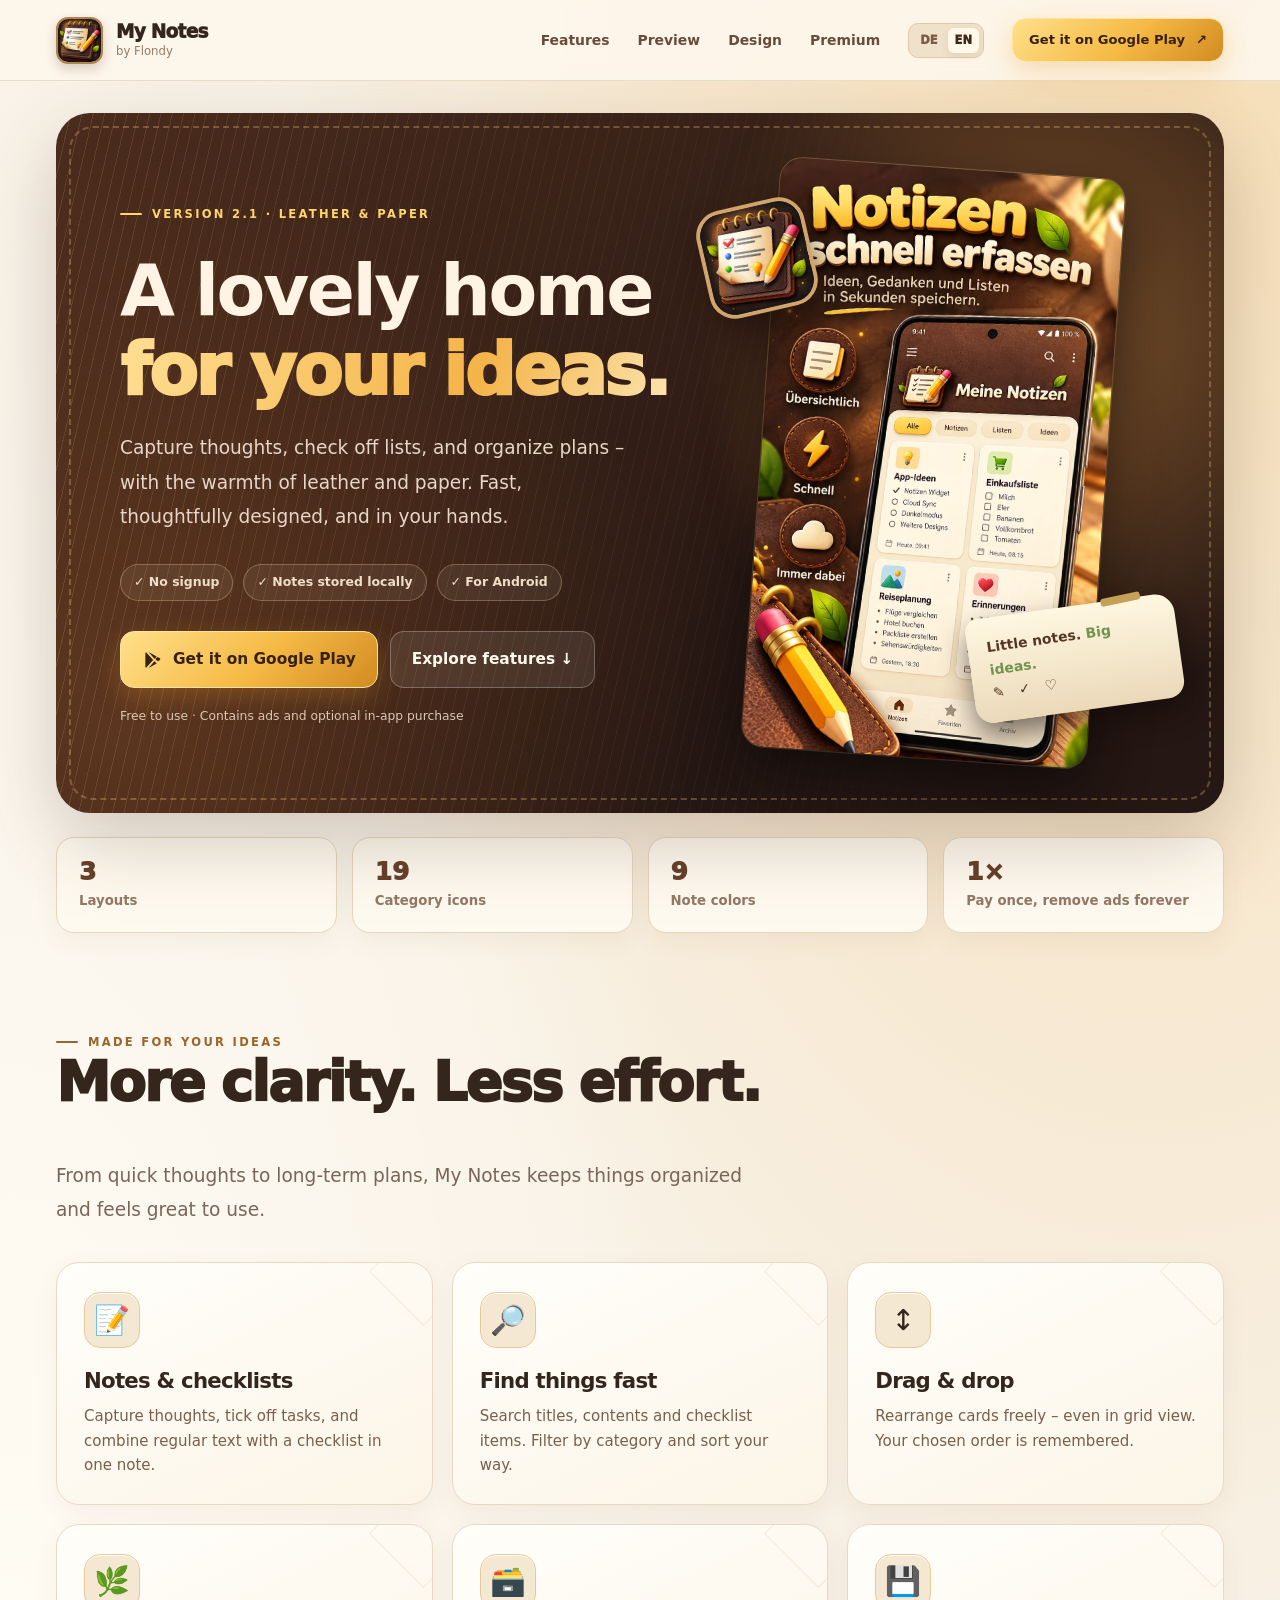
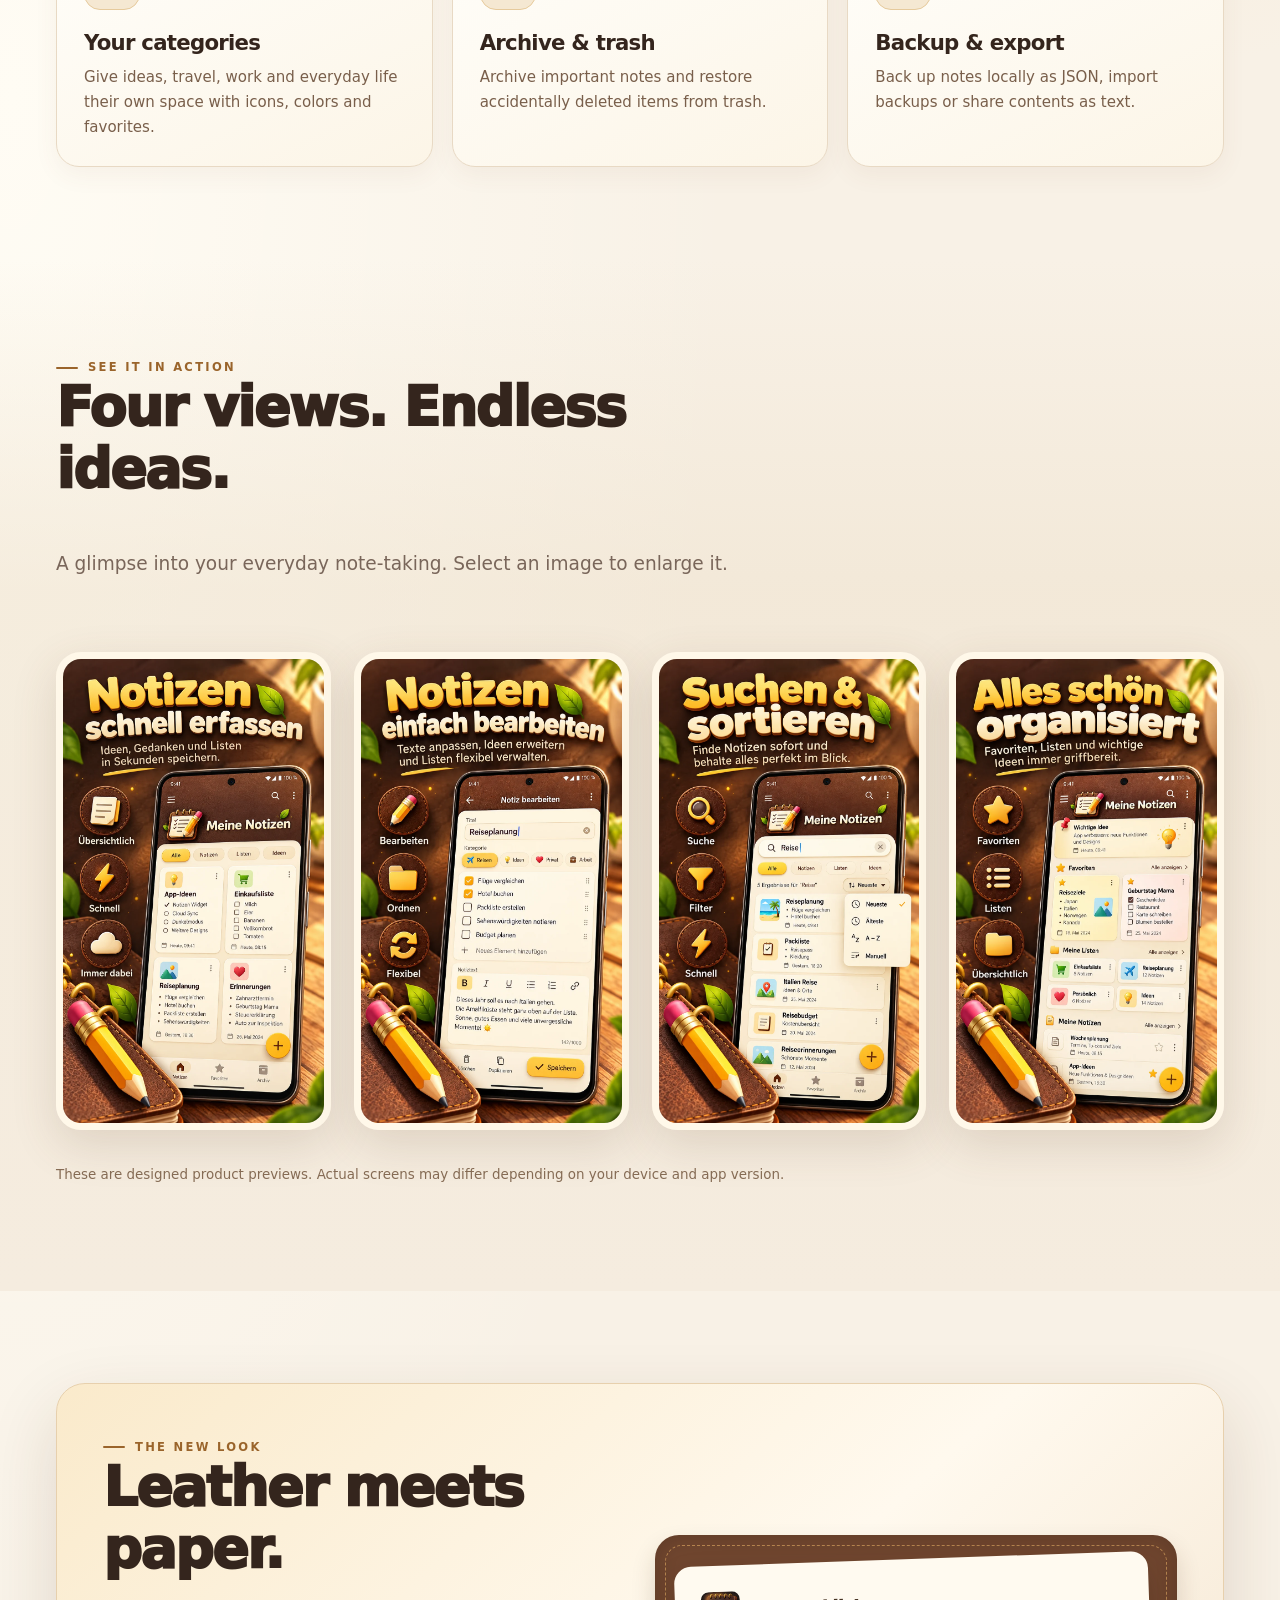
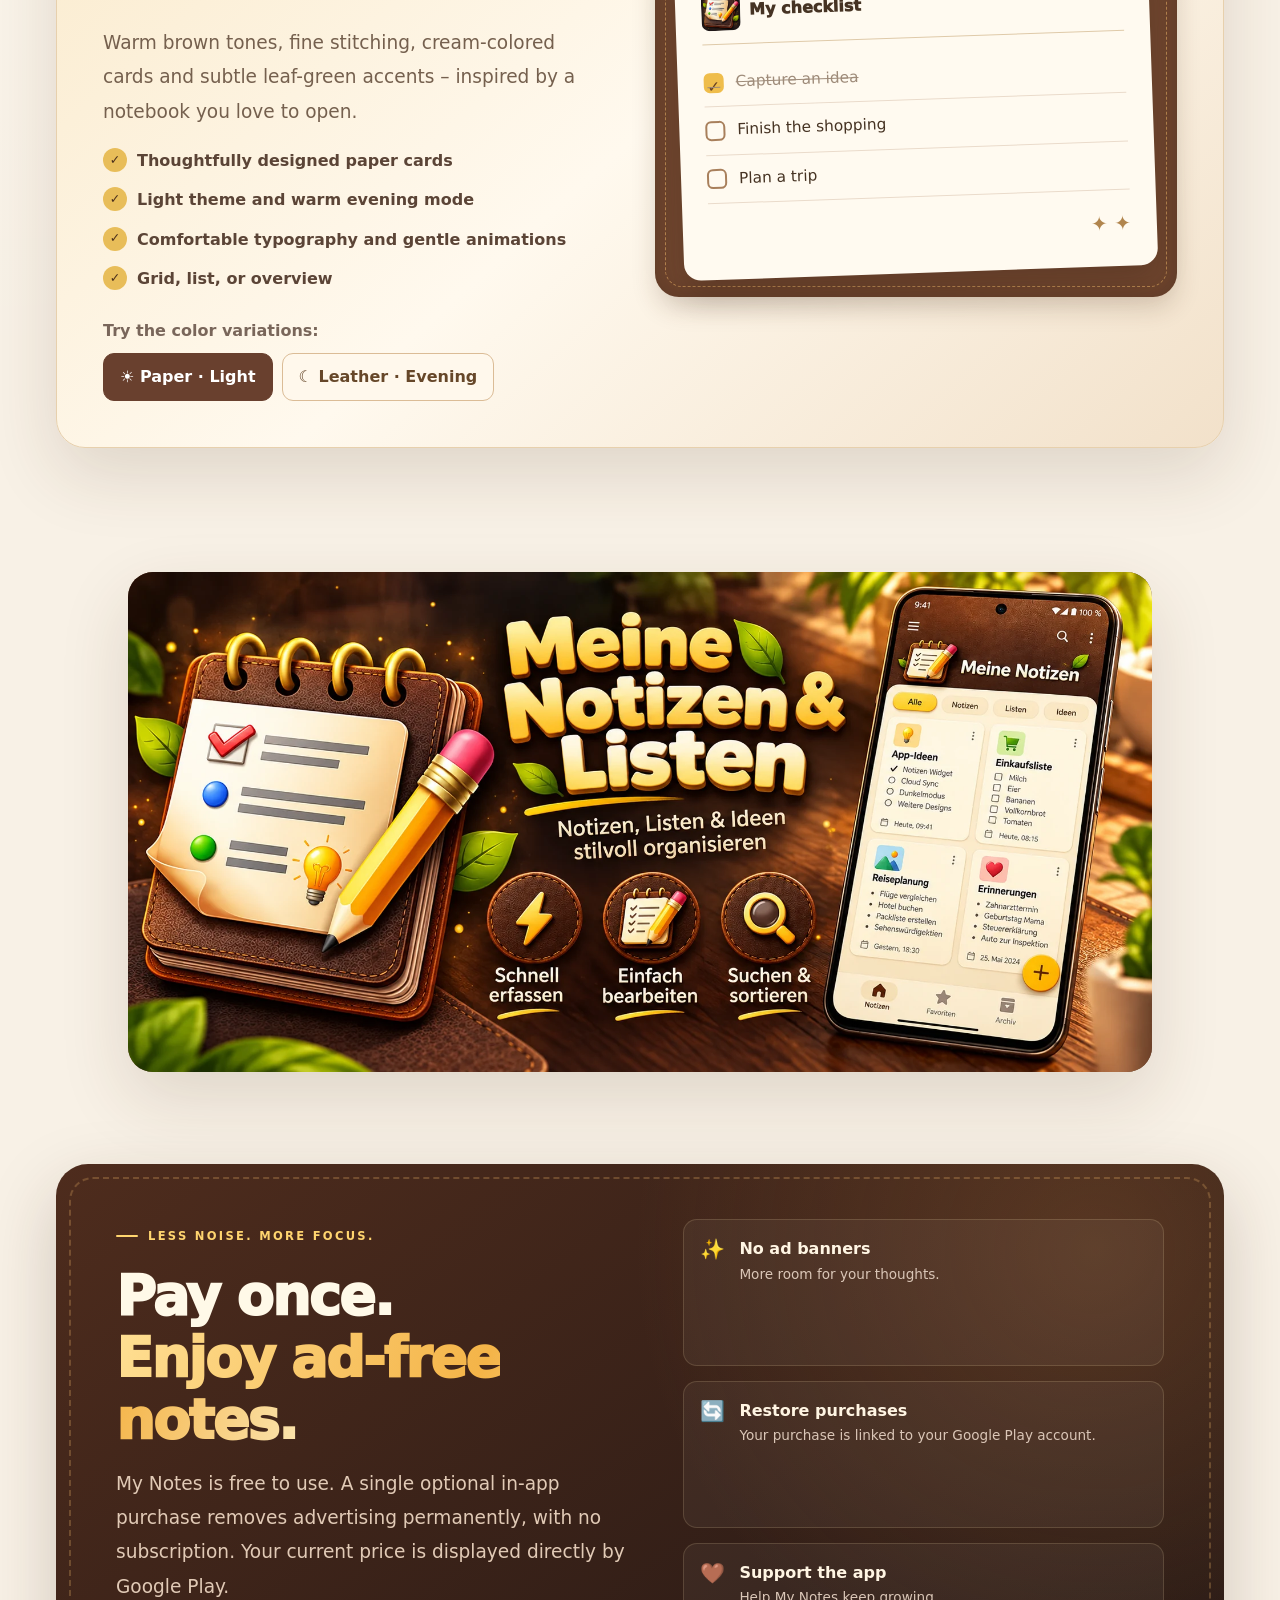
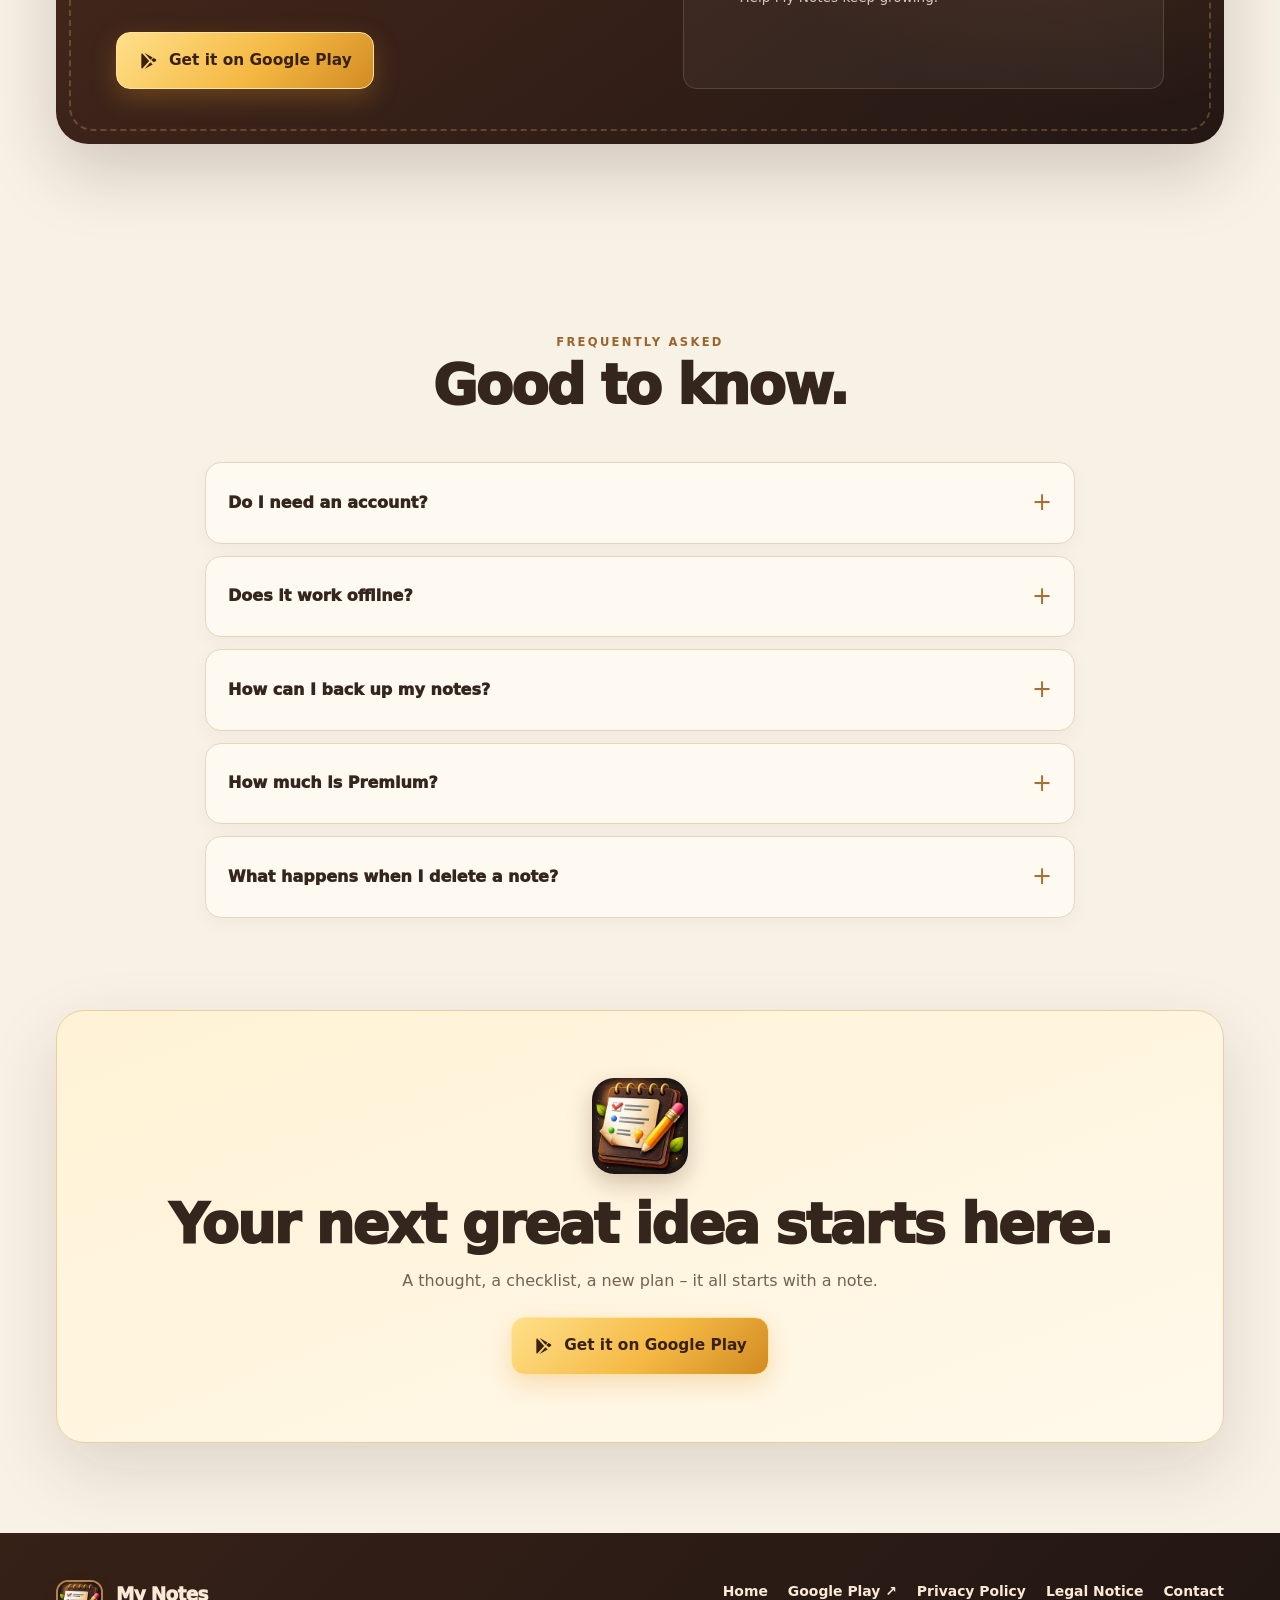
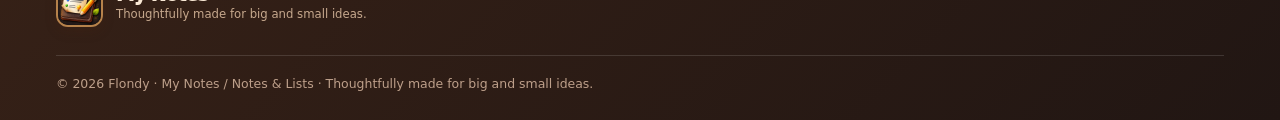
<file: en.html>
<!doctype html><html lang="en"><head><meta charset="utf-8"><meta name="viewport" content="width=device-width, initial-scale=1"><meta name="theme-color" content="#593625"><meta name="description" content="My Notes 2.1: notes, checklists, categories, search, local backups, and warm leather-and-paper design for Android."><meta name="color-scheme" content="light"><title>My Notes – A lovely home for your ideas.</title><link rel="icon" type="image/png" href="assets/favicon.png"><link rel="stylesheet" href="style.css"><link rel="canonical" href="https://marcel-2025.github.io/My-Notes-Premium/en.html"><link rel="alternate" hreflang="de" href="https://marcel-2025.github.io/My-Notes-Premium/index.html"><link rel="alternate" hreflang="en" href="https://marcel-2025.github.io/My-Notes-Premium/en.html"><meta property="og:type" content="website"><meta property="og:title" content="My Notes – A lovely home for your ideas."><meta property="og:description" content="My Notes 2.1: notes, checklists, categories, search, local backups, and warm leather-and-paper design for Android."><meta property="og:image" content="https://marcel-2025.github.io/My-Notes-Premium/assets/feature-banner.webp"><meta property="og:url" content="https://marcel-2025.github.io/My-Notes-Premium/en.html"></head><body><a href="#main" class="skip">Skip to content</a><div class="nav-wrap"><header class="container nav"><a class="brand" href="en.html" aria-label="My Notes"><img src="assets/app-icon.webp" width="47" height="47" alt=""><span><strong>My Notes</strong><small>by Flondy</small></span></a><button class="nav-toggle" type="button" aria-label="Open menu" aria-expanded="false" aria-controls="site-nav"><svg viewBox="0 0 24 24" fill="none" stroke="currentColor" stroke-width="2.3" stroke-linecap="round"><path d="M4 6h16M4 12h16M4 18h16"/></svg></button><nav class="nav-menu" id="site-nav" aria-label="Main navigation"><a href="#funktionen">Features</a><a href="#einblicke">Preview</a><a href="#design">Design</a><a href="#premium">Premium</a><div class="lang-switch" aria-label="Language"><a href="index.html" >DE</a><a href="en.html" aria-current="page">EN</a></div><a href="https://play.google.com/store/apps/details?id=dev.flondy.mynotes" class="btn btn-primary" target="_blank" rel="noopener noreferrer">Get it on Google Play <span aria-hidden="true">↗</span></a></nav></header></div><main id="main"><section class="hero container"><div class="hero-inner"><div class="hero-copy"><div class="eyebrow kicker">VERSION 2.1 · LEATHER & PAPER</div><h1><span class="thin">A lovely home</span><br><span class="gold-text">for your ideas.</span></h1><p class="lead">Capture thoughts, check off lists, and organize plans – with the warmth of leather and paper. Fast, thoughtfully designed, and in your hands.</p><div class="hero-chips"><span>✓ No signup</span><span>✓ Notes stored locally</span><span>✓ For Android</span></div><div class="hero-actions"><a href="https://play.google.com/store/apps/details?id=dev.flondy.mynotes" class="btn btn-primary" target="_blank" rel="noopener noreferrer"><svg viewBox="0 0 24 24" aria-hidden="true" fill="currentColor"><path d="M4.9 2.7C4.3 3 4 3.6 4 4.5v15c0 .9.3 1.5.9 1.8L13.4 12 4.9 2.7zm10 10.8 2.7 2.7-9.7 5.5 7-8.2zm3.9-5.1L21 9.7c1.3.8 1.3 1.8 0 2.6l-2.2 1.3-3-3.1 3-2.1zM7.9 2.3l9.7 5.5-2.7 2.7-7-8.2z"/></svg>Get it on Google Play</a><a href="#funktionen" class="btn btn-quiet">Explore features ↓</a></div><p class="mini-note">Free to use · Contains ads and optional in-app purchase</p></div><div class="hero-visual"><div class="hero-halo"></div><img class="hero-screen" src="assets/screenshot-capture.webp" width="941" height="1672" alt="Capture notes, illustrated preview"><img class="hero-icon" src="assets/app-icon.webp" width="110" height="110" alt=""><div class="float-note">Little notes. <span>Big ideas.</span><br>✎ &nbsp; ✓ &nbsp; ♡</div></div></div><div class="stats"><div class="stat"><strong>3</strong><small>Layouts</small></div><div class="stat"><strong>19</strong><small>Category icons</small></div><div class="stat"><strong>9</strong><small>Note colors</small></div><div class="stat"><strong>1×</strong><small>Pay once, remove ads forever</small></div></div></section>
<section id="funktionen" class="section container"><div class="section-heading reveal"><span class="eyebrow">MADE FOR YOUR IDEAS</span><h2>More clarity. Less effort.</h2><p class="lead muted">From quick thoughts to long-term plans, My Notes keeps things organized and feels great to use.</p></div><div class="feature-grid"><article class="feature reveal"><div class="f-icon" aria-hidden="true">📝</div><h3>Notes &amp; checklists</h3><p>Capture thoughts, tick off tasks, and combine regular text with a checklist in one note.</p></article><article class="feature reveal"><div class="f-icon" aria-hidden="true">🔎</div><h3>Find things fast</h3><p>Search titles, contents and checklist items. Filter by category and sort your way.</p></article><article class="feature reveal"><div class="f-icon" aria-hidden="true">↕️</div><h3>Drag &amp; drop</h3><p>Rearrange cards freely – even in grid view. Your chosen order is remembered.</p></article><article class="feature reveal"><div class="f-icon" aria-hidden="true">🌿</div><h3>Your categories</h3><p>Give ideas, travel, work and everyday life their own space with icons, colors and favorites.</p></article><article class="feature reveal"><div class="f-icon" aria-hidden="true">🗃️</div><h3>Archive &amp; trash</h3><p>Archive important notes and restore accidentally deleted items from trash.</p></article><article class="feature reveal"><div class="f-icon" aria-hidden="true">💾</div><h3>Backup &amp; export</h3><p>Back up notes locally as JSON, import backups or share contents as text.</p></article></div></section>
<section class="section showcase-section" id="einblicke"><div class="container"><div class="section-header-row"><div class="section-heading reveal"><span class="eyebrow">SEE IT IN ACTION</span><h2>Four views. Endless ideas.</h2><p class="lead muted">A glimpse into your everyday note-taking. Select an image to enlarge it.</p></div><div class="showcase-actions"><button class="circle-btn" data-prev aria-label="Previous screenshots" type="button">←</button><button class="circle-btn" data-next aria-label="Next screenshots" type="button">→</button></div></div><div class="carousel" data-carousel><article class="shot-card" role="button" tabindex="0" aria-label="Capture notes, illustrated preview"><img src="assets/screenshot-capture.webp" alt="Capture notes, illustrated preview" loading="lazy" width="941" height="1672"></article><article class="shot-card" role="button" tabindex="0" aria-label="Edit notes, illustrated preview"><img src="assets/screenshot-edit.webp" alt="Edit notes, illustrated preview" loading="lazy" width="941" height="1672"></article><article class="shot-card" role="button" tabindex="0" aria-label="Search and sort notes, illustrated preview"><img src="assets/screenshot-search.webp" alt="Search and sort notes, illustrated preview" loading="lazy" width="941" height="1672"></article><article class="shot-card" role="button" tabindex="0" aria-label="Organize notes and lists, illustrated preview"><img src="assets/screenshot-organize.webp" alt="Organize notes and lists, illustrated preview" loading="lazy" width="941" height="1672"></article></div><p class="showcase-footnote">These are designed product previews. Actual screens may differ depending on your device and app version.</p></div></section>
<section class="section container" id="design"><div class="design-panel"><div class="reveal"><span class="eyebrow">THE NEW LOOK</span><h2>Leather meets paper.</h2><p class="lead">Warm brown tones, fine stitching, cream-colored cards and subtle leaf-green accents – inspired by a notebook you love to open.</p><ul><li>Thoughtfully designed paper cards</li><li>Light theme and warm evening mode</li><li>Comfortable typography and gentle animations</li><li>Grid, list, or overview</li></ul><p class="muted" style="margin-bottom:9px;font-weight:850">Try the color variations:</p><div class="theme-select"><button class="theme-btn" type="button" data-theme="day" aria-pressed="true">☀ Paper · Light</button><button class="theme-btn" type="button" data-theme="evening" aria-pressed="false">☾ Leather · Evening</button></div></div><div class="sample-desk"><div class="sample-paper"><div class="sample-head"><img src="assets/app-icon.webp" alt="" width="39" height="39">My checklist</div><div class="sample-line done"><b>✓</b>Capture an idea</div><div class="sample-line "><b></b>Finish the shopping</div><div class="sample-line "><b></b>Plan a trip</div><div style="padding-top:17px;display:flex;justify-content:flex-end;color:#b1854d;font-size:1.25rem" aria-hidden="true">✦ ✦</div></div></div></div></section>
<div class="container"><div class="banner-strip"><img src="assets/feature-banner.webp" width="1794" height="876" loading="lazy" alt="My Notes Leder-und-Papier App-Vorstellung mit Notizbuch und Smartphone"></div></div><section class="section container" id="premium"><div class="premium-wrap"><div><span class="eyebrow kicker">LESS NOISE. MORE FOCUS.</span><h2 style="margin-top:20px">Pay once.<br><span class="gold-text">Enjoy ad-free notes.</span></h2><p class="lead">My Notes is free to use. A single optional in-app purchase removes advertising permanently, with no subscription. Your current price is displayed directly by Google Play.</p><div style="margin-top:28px"><a href="https://play.google.com/store/apps/details?id=dev.flondy.mynotes" class="btn btn-primary" target="_blank" rel="noopener noreferrer"><svg viewBox="0 0 24 24" aria-hidden="true" fill="currentColor"><path d="M4.9 2.7C4.3 3 4 3.6 4 4.5v15c0 .9.3 1.5.9 1.8L13.4 12 4.9 2.7zm10 10.8 2.7 2.7-9.7 5.5 7-8.2zm3.9-5.1L21 9.7c1.3.8 1.3 1.8 0 2.6l-2.2 1.3-3-3.1 3-2.1zM7.9 2.3l9.7 5.5-2.7 2.7-7-8.2z"/></svg>Get it on Google Play</a></div></div><ul class="premium-list"><li><span aria-hidden="true">✨</span><div><strong>No ad banners</strong><small>More room for your thoughts.</small></div></li><li><span aria-hidden="true">🔄</span><div><strong>Restore purchases</strong><small>Your purchase is linked to your Google Play account.</small></div></li><li><span aria-hidden="true">🤎</span><div><strong>Support the app</strong><small>Help My Notes keep growing.</small></div></li></ul></div></section>
<section class="section container" id="fragen"><div class="section-heading center reveal"><span class="eyebrow">FREQUENTLY ASKED</span><h2>Good to know.</h2></div><div class="faq-list"><details><summary>Do I need an account?</summary><p>No. You can use My Notes without signing up for an app account. Notes are stored locally on your device.</p></details><details><summary>Does it work offline?</summary><p>You can create, edit and organize notes and lists offline. Internet access may be needed for advertising and purchase verification.</p></details><details><summary>How can I back up my notes?</summary><p>Use local JSON export and import to create a backup and restore it later. Keep backup files somewhere safe.</p></details><details><summary>How much is Premium?</summary><p>There is a one-time purchase to remove advertising, not a subscription. Google Play displays the current price in the app.</p></details><details><summary>What happens when I delete a note?</summary><p>Deleted notes first go to trash and can be restored. According to version 2.1, they are permanently removed after 30 days.</p></details></div></section>
<section class="container"><div class="final-cta"><img src="assets/app-icon.webp" alt="My Notes App-Icon" width="96" height="96"><h2>Your next great idea starts here.</h2><p>A thought, a checklist, a new plan – it all starts with a note.</p><a href="https://play.google.com/store/apps/details?id=dev.flondy.mynotes" class="btn btn-primary" target="_blank" rel="noopener noreferrer"><svg viewBox="0 0 24 24" aria-hidden="true" fill="currentColor"><path d="M4.9 2.7C4.3 3 4 3.6 4 4.5v15c0 .9.3 1.5.9 1.8L13.4 12 4.9 2.7zm10 10.8 2.7 2.7-9.7 5.5 7-8.2zm3.9-5.1L21 9.7c1.3.8 1.3 1.8 0 2.6l-2.2 1.3-3-3.1 3-2.1zM7.9 2.3l9.7 5.5-2.7 2.7-7-8.2z"/></svg>Get it on Google Play</a></div></section></main><div id="image-modal" class="modal" hidden role="dialog" aria-modal="true" aria-label="Image preview"><button class="modal-close" aria-label="Close preview" type="button">×</button><img alt="" src="assets/screenshot-capture.webp"></div><footer class="footer"><div class="container"><div class="footer-grid"><div class="brand"><img src="assets/app-icon.webp" width="47" height="47" alt=""><span><strong>My Notes</strong><small>Thoughtfully made for big and small ideas.</small></span></div><div class="footer-links"><a href="en.html">Home</a><a href="https://play.google.com/store/apps/details?id=dev.flondy.mynotes" target="_blank" rel="noopener noreferrer">Google Play ↗</a><a href="privacy.html">Privacy Policy</a><a href="https://flondy.github.io/app-store/impressum.html">Legal Notice</a><a href="mailto:flondy.dev@gmail.com">Contact</a></div></div><div class="footer-bottom">© 2026 Flondy · My Notes / Notes & Lists · Thoughtfully made for big and small ideas.</div></div></footer><script src="script.js" defer></script></body></html>
</file>
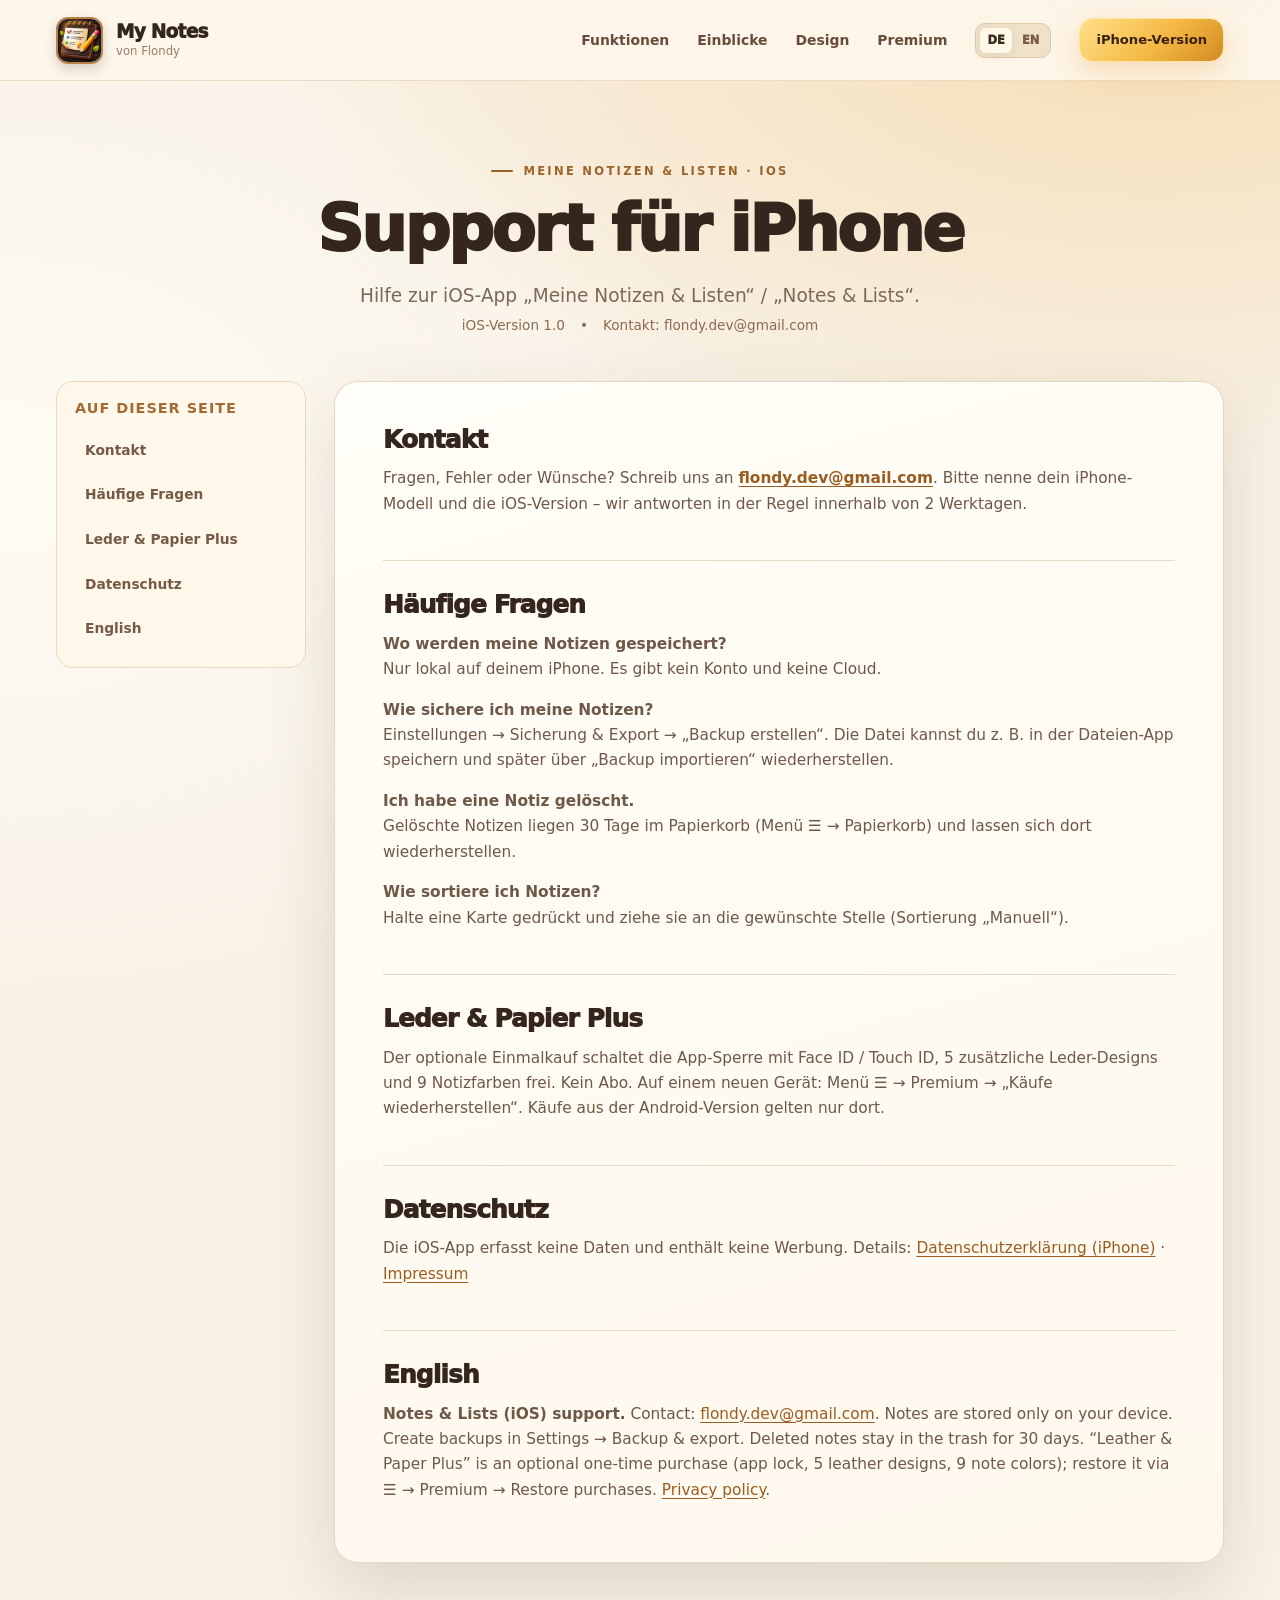
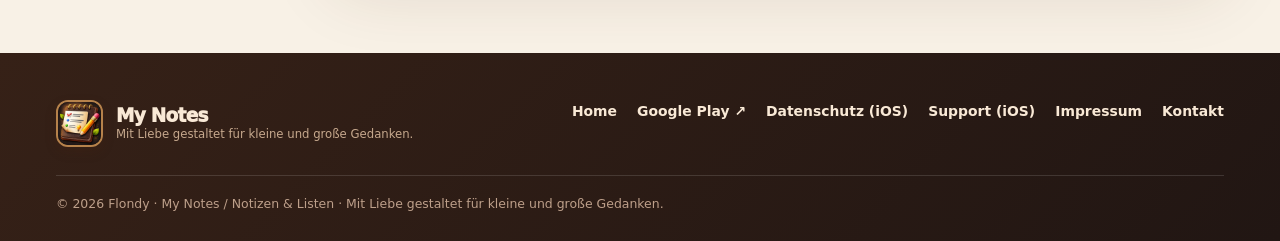
<file: ios.html>
<!doctype html><html lang="de"><head><meta charset="utf-8"><meta name="viewport" content="width=device-width, initial-scale=1"><meta name="theme-color" content="#593625"><meta name="description" content="Support und Kontakt für die iOS-App Meine Notizen & Listen / Notes & Lists."><meta name="color-scheme" content="light"><title>Support (iPhone) – Meine Notizen & Listen</title><link rel="icon" type="image/png" href="assets/favicon.png"><link rel="stylesheet" href="style.css"><link rel="canonical" href="https://marcel-2025.github.io/My-Notes-Premium/ios.html"><link rel="alternate" hreflang="de" href="https://marcel-2025.github.io/My-Notes-Premium/ios.html"><link rel="alternate" hreflang="en" href="https://marcel-2025.github.io/My-Notes-Premium/privacy.html"><meta property="og:type" content="website"><meta property="og:title" content="Support (iPhone) – Meine Notizen & Listen"><meta property="og:description" content="Support und Kontakt für die iOS-App Meine Notizen & Listen / Notes & Lists."><meta property="og:image" content="https://marcel-2025.github.io/My-Notes-Premium/assets/feature-banner.webp"><meta property="og:url" content="https://marcel-2025.github.io/My-Notes-Premium/index.html"></head><body><a href="#main" class="skip">Zum Inhalt springen</a><div class="nav-wrap"><header class="container nav"><a class="brand" href="index.html" aria-label="My Notes"><img src="assets/app-icon.webp" width="47" height="47" alt=""><span><strong>My Notes</strong><small>von Flondy</small></span></a><button class="nav-toggle" type="button" aria-label="Menü öffnen" aria-expanded="false" aria-controls="site-nav"><svg viewBox="0 0 24 24" fill="none" stroke="currentColor" stroke-width="2.3" stroke-linecap="round"><path d="M4 6h16M4 12h16M4 18h16"/></svg></button><nav class="nav-menu" id="site-nav" aria-label="Hauptnavigation"><a href="index.html#funktionen">Funktionen</a><a href="index.html#einblicke">Einblicke</a><a href="index.html#design">Design</a><a href="index.html#premium">Premium</a><div class="lang-switch" aria-label="Language"><a href="#de" aria-current="page">DE</a><a href="#en">EN</a></div><a href="ios.html" class="btn btn-primary">iPhone-Version</a></nav></header></div><main id="main"><section class="container legal-hero"><span class="eyebrow">MEINE NOTIZEN &amp; LISTEN · iOS</span><h1>Support für iPhone</h1><p class="lead">Hilfe zur iOS-App „Meine Notizen &amp; Listen“ / „Notes &amp; Lists“.</p><div class="legal-metadata"><span>iOS-Version 1.0</span><span>•</span><span>Kontakt: <a href="mailto:flondy.dev@gmail.com">flondy.dev@gmail.com</a></span></div></section>
<div class="container legal-grid"><aside class="legal-toc"><h3>Auf dieser Seite</h3><a href="#kontakt">Kontakt</a><a href="#faq">Häufige Fragen</a><a href="#premium">Leder &amp; Papier Plus</a><a href="#datenschutz">Datenschutz</a><a href="#en">English</a></aside><article class="legal-body paper-texture">
<section id="kontakt"><h2>Kontakt</h2><p>Fragen, Fehler oder Wünsche? Schreib uns an <a href="mailto:flondy.dev@gmail.com?subject=Meine%20Notizen%20iOS"><strong>flondy.dev@gmail.com</strong></a>. Bitte nenne dein iPhone-Modell und die iOS-Version – wir antworten in der Regel innerhalb von 2 Werktagen.</p></section>
<section id="faq"><h2>Häufige Fragen</h2><p><strong>Wo werden meine Notizen gespeichert?</strong><br>Nur lokal auf deinem iPhone. Es gibt kein Konto und keine Cloud.</p><p><strong>Wie sichere ich meine Notizen?</strong><br>Einstellungen → Sicherung &amp; Export → „Backup erstellen“. Die Datei kannst du z. B. in der Dateien-App speichern und später über „Backup importieren“ wiederherstellen.</p><p><strong>Ich habe eine Notiz gelöscht.</strong><br>Gelöschte Notizen liegen 30 Tage im Papierkorb (Menü ☰ → Papierkorb) und lassen sich dort wiederherstellen.</p><p><strong>Wie sortiere ich Notizen?</strong><br>Halte eine Karte gedrückt und ziehe sie an die gewünschte Stelle (Sortierung „Manuell“).</p></section>
<section id="premium"><h2>Leder &amp; Papier Plus</h2><p>Der optionale Einmalkauf schaltet die App-Sperre mit Face ID / Touch ID, 5 zusätzliche Leder-Designs und 9 Notizfarben frei. Kein Abo. Auf einem neuen Gerät: Menü ☰ → Premium → „Käufe wiederherstellen“. Käufe aus der Android-Version gelten nur dort.</p></section>
<section id="datenschutz"><h2>Datenschutz</h2><p>Die iOS-App erfasst keine Daten und enthält keine Werbung. Details: <a href="datenschutz-ios.html">Datenschutzerklärung (iPhone)</a> · <a href="https://flondy.github.io/app-store/impressum.html">Impressum</a></p></section>
<section id="en"><h2>English</h2><p><strong>Notes &amp; Lists (iOS) support.</strong> Contact: <a href="mailto:flondy.dev@gmail.com">flondy.dev@gmail.com</a>. Notes are stored only on your device. Create backups in Settings → Backup &amp; export. Deleted notes stay in the trash for 30 days. “Leather &amp; Paper Plus” is an optional one-time purchase (app lock, 5 leather designs, 9 note colors); restore it via ☰ → Premium → Restore purchases. <a href="datenschutz-ios.html#en">Privacy policy</a>.</p></section>
</article></div></main><footer class="footer"><div class="container"><div class="footer-grid"><div class="brand"><img src="assets/app-icon.webp" width="47" height="47" alt=""><span><strong>My Notes</strong><small>Mit Liebe gestaltet für kleine und große Gedanken.</small></span></div><div class="footer-links"><a href="index.html">Home</a><a href="https://play.google.com/store/apps/details?id=dev.flondy.mynotes" target="_blank" rel="noopener noreferrer">Google Play ↗</a><a href="datenschutz-ios.html">Datenschutz (iOS)</a><a href="ios.html">Support (iOS)</a><a href="https://flondy.github.io/app-store/impressum.html">Impressum</a><a href="mailto:flondy.dev@gmail.com">Kontakt</a></div></div><div class="footer-bottom">© 2026 Flondy · My Notes / Notizen & Listen · Mit Liebe gestaltet für kleine und große Gedanken.</div></div></footer><script src="script.js" defer></script></body></html>
</file>
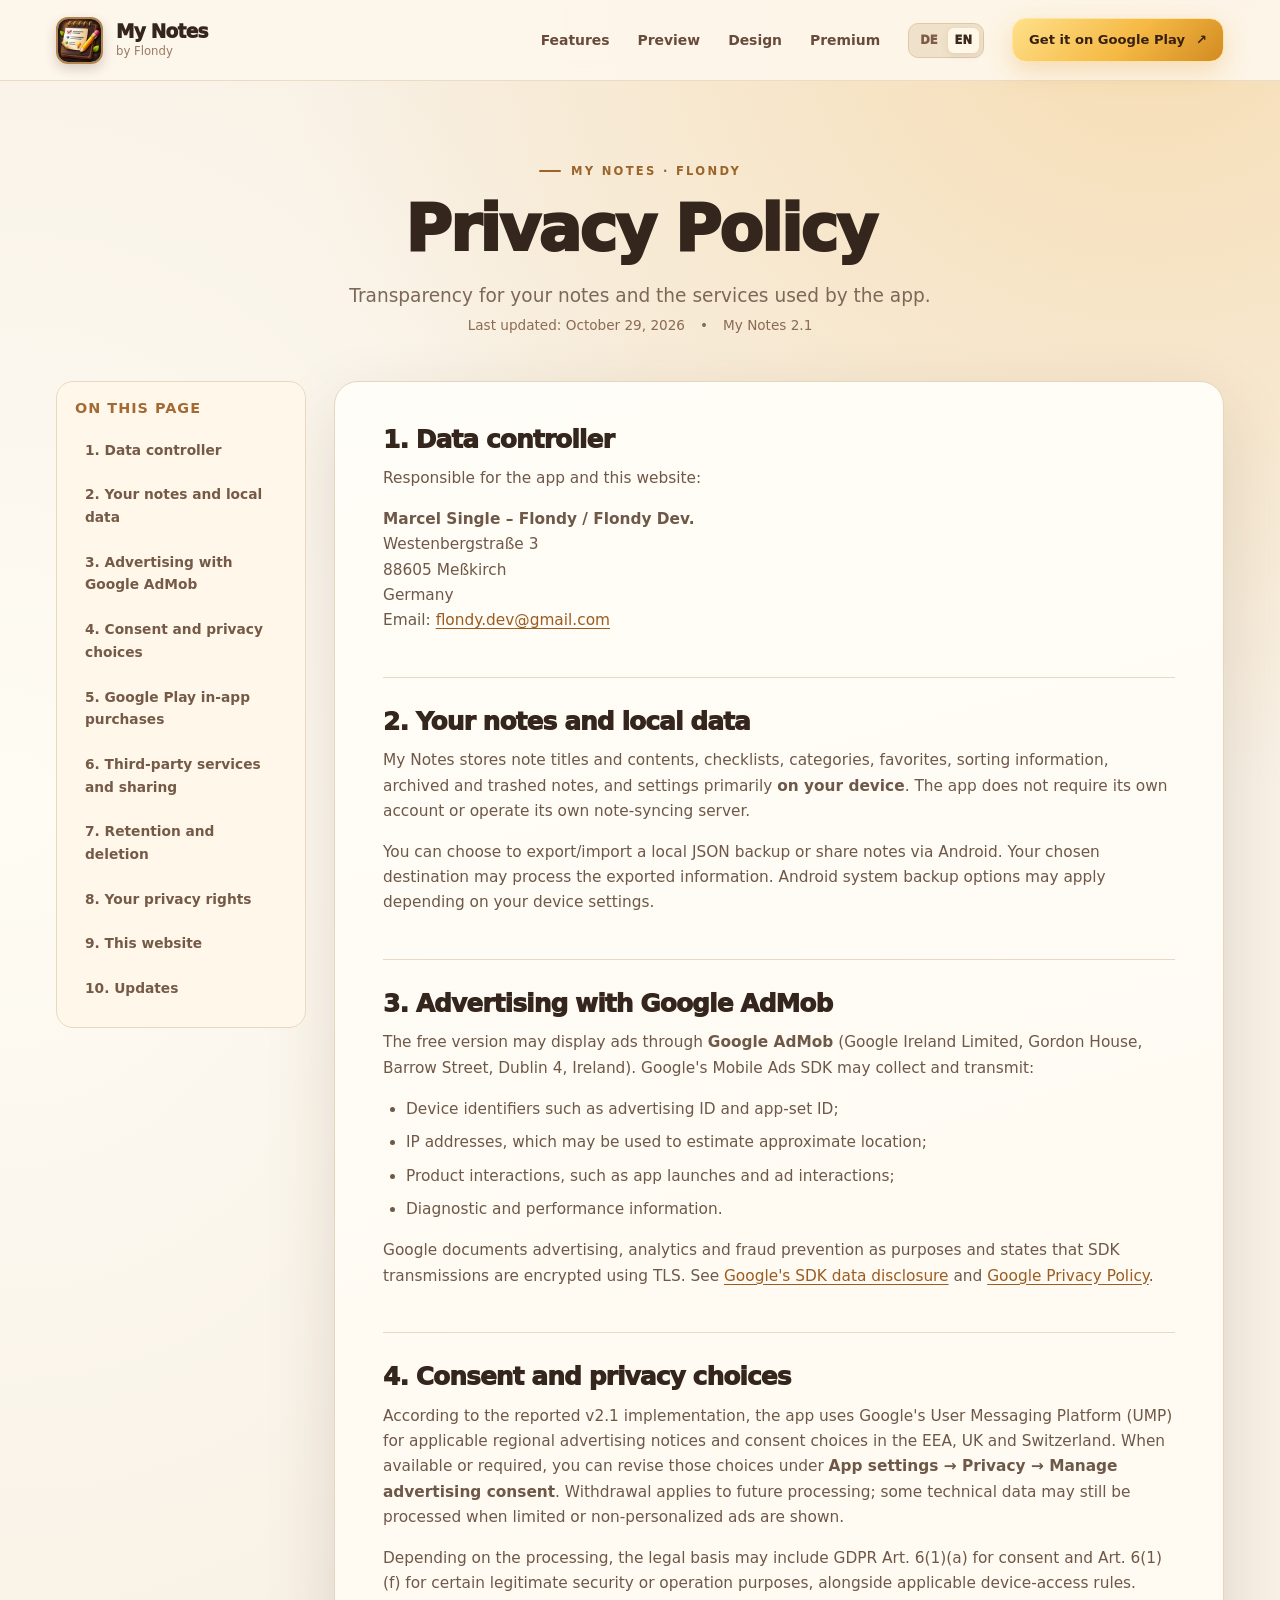
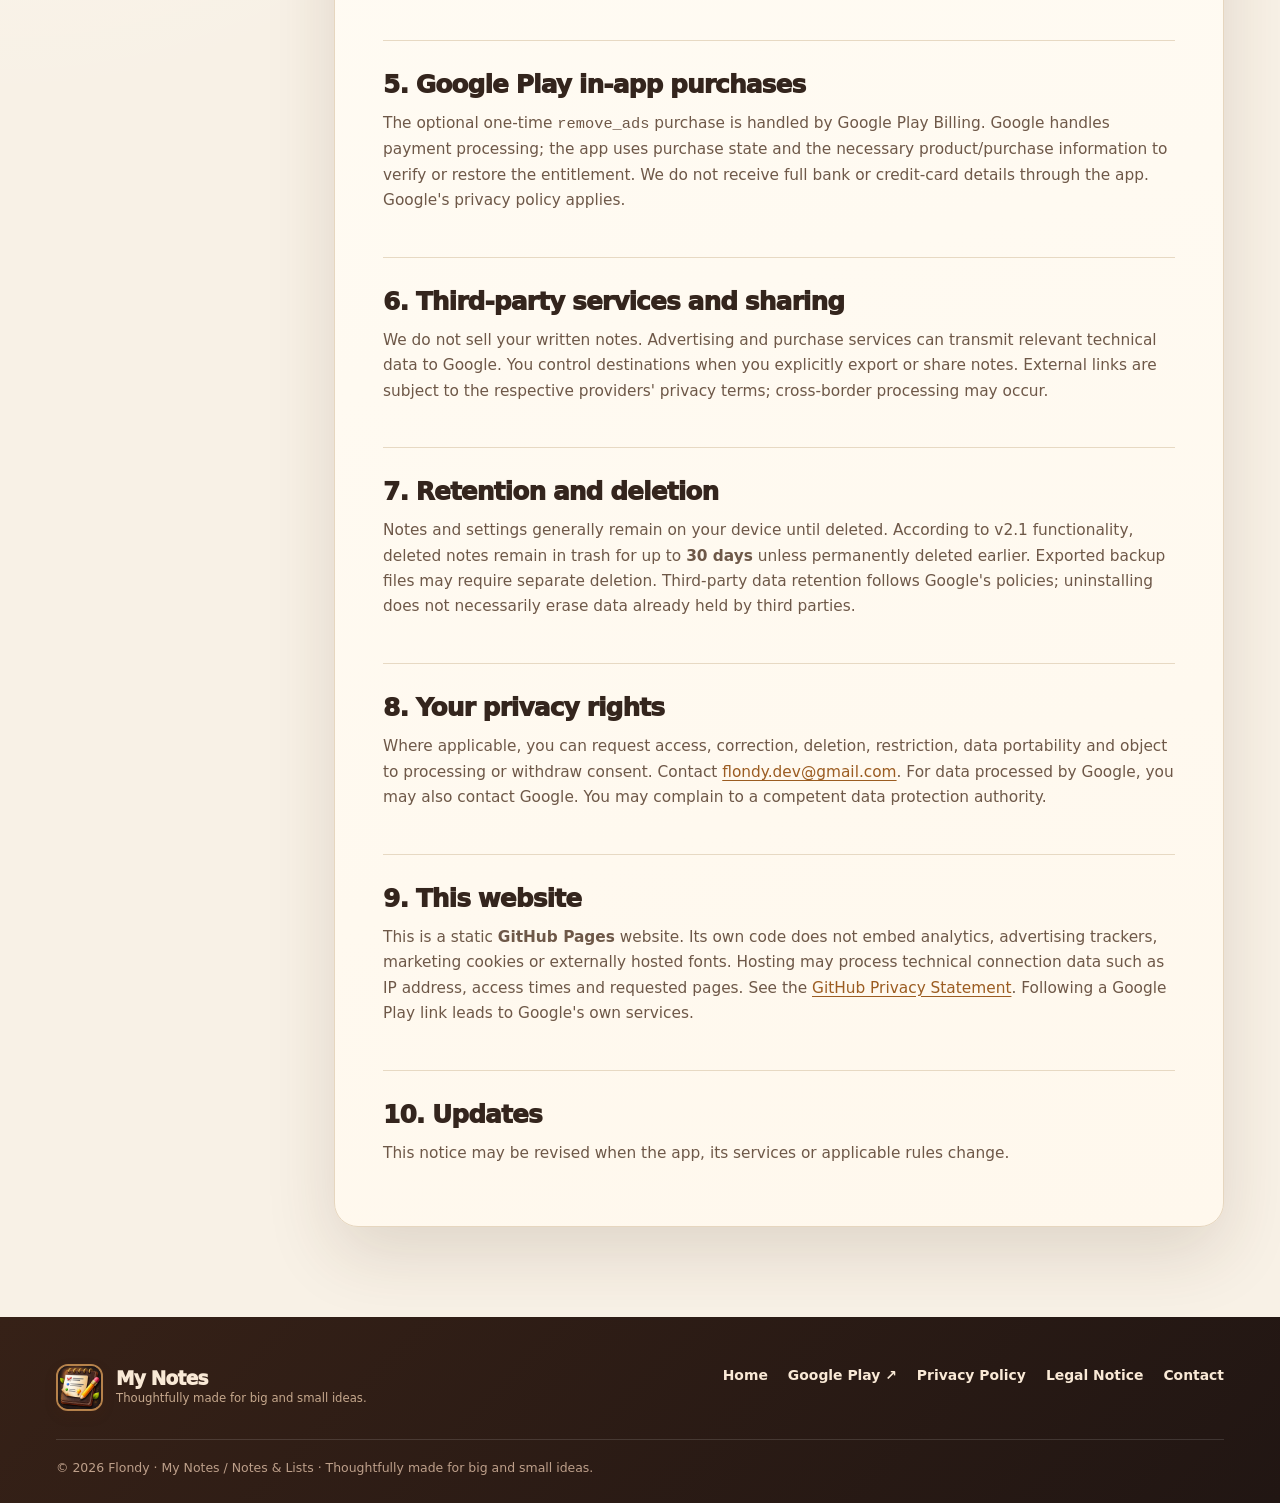
<file: privacy.html>
<!doctype html><html lang="en"><head><meta charset="utf-8"><meta name="viewport" content="width=device-width, initial-scale=1"><meta name="theme-color" content="#593625"><meta name="description" content="My Notes privacy policy: local note storage, Google AdMob, Google Play Billing and GitHub Pages."><meta name="color-scheme" content="light"><title>Privacy Policy – My Notes</title><link rel="icon" type="image/png" href="assets/favicon.png"><link rel="stylesheet" href="style.css"><link rel="canonical" href="https://marcel-2025.github.io/My-Notes-Premium/privacy.html"><link rel="alternate" hreflang="de" href="https://marcel-2025.github.io/My-Notes-Premium/datenschutz.html"><link rel="alternate" hreflang="en" href="https://marcel-2025.github.io/My-Notes-Premium/privacy.html"><meta property="og:type" content="website"><meta property="og:title" content="Privacy Policy – My Notes"><meta property="og:description" content="My Notes privacy policy: local note storage, Google AdMob, Google Play Billing and GitHub Pages."><meta property="og:image" content="https://marcel-2025.github.io/My-Notes-Premium/assets/feature-banner.webp"><meta property="og:url" content="https://marcel-2025.github.io/My-Notes-Premium/en.html"></head><body><a href="#main" class="skip">Skip to content</a><div class="nav-wrap"><header class="container nav"><a class="brand" href="en.html" aria-label="My Notes"><img src="assets/app-icon.webp" width="47" height="47" alt=""><span><strong>My Notes</strong><small>by Flondy</small></span></a><button class="nav-toggle" type="button" aria-label="Open menu" aria-expanded="false" aria-controls="site-nav"><svg viewBox="0 0 24 24" fill="none" stroke="currentColor" stroke-width="2.3" stroke-linecap="round"><path d="M4 6h16M4 12h16M4 18h16"/></svg></button><nav class="nav-menu" id="site-nav" aria-label="Main navigation"><a href="en.html#funktionen">Features</a><a href="en.html#einblicke">Preview</a><a href="en.html#design">Design</a><a href="en.html#premium">Premium</a><div class="lang-switch" aria-label="Language"><a href="datenschutz.html" >DE</a><a href="privacy.html" aria-current="page">EN</a></div><a href="https://play.google.com/store/apps/details?id=dev.flondy.mynotes" class="btn btn-primary" target="_blank" rel="noopener noreferrer">Get it on Google Play <span aria-hidden="true">↗</span></a></nav></header></div><main id="main"><section class="container legal-hero"><span class="eyebrow">MY NOTES · FLONDY</span><h1>Privacy Policy</h1><p class="lead">Transparency for your notes and the services used by the app.</p><div class="legal-metadata"><span>Last updated: October 29, 2026</span><span>•</span><span>My Notes 2.1</span></div></section><div class="container legal-grid"><aside class="legal-toc"><h3>On this page</h3><a href="#controller">1. Data controller</a><a href="#notes">2. Your notes and local data</a><a href="#admob">3. Advertising with Google AdMob</a><a href="#consent">4. Consent and privacy choices</a><a href="#billing">5. Google Play in-app purchases</a><a href="#sharing">6. Third-party services and sharing</a><a href="#retention">7. Retention and deletion</a><a href="#rights">8. Your privacy rights</a><a href="#website">9. This website</a><a href="#changes">10. Updates</a></aside><article class="legal-body paper-texture"><section id="controller"><h2>1. Data controller</h2><p>Responsible for the app and this website:</p><p><strong>Marcel Single – Flondy / Flondy Dev.</strong><br>Westenbergstraße 3<br>88605 Meßkirch<br>Germany<br>Email: <a href="mailto:flondy.dev@gmail.com">flondy.dev@gmail.com</a></p></section><section id="notes"><h2>2. Your notes and local data</h2><p>My Notes stores note titles and contents, checklists, categories, favorites, sorting information, archived and trashed notes, and settings primarily <strong>on your device</strong>. The app does not require its own account or operate its own note-syncing server.</p><p>You can choose to export/import a local JSON backup or share notes via Android. Your chosen destination may process the exported information. Android system backup options may apply depending on your device settings.</p></section><section id="admob"><h2>3. Advertising with Google AdMob</h2><p>The free version may display ads through <strong>Google AdMob</strong> (Google Ireland Limited, Gordon House, Barrow Street, Dublin 4, Ireland). Google's Mobile Ads SDK may collect and transmit:</p><ul><li>Device identifiers such as advertising ID and app-set ID;</li><li>IP addresses, which may be used to estimate approximate location;</li><li>Product interactions, such as app launches and ad interactions;</li><li>Diagnostic and performance information.</li></ul><p>Google documents advertising, analytics and fraud prevention as purposes and states that SDK transmissions are encrypted using TLS. See <a href="https://developers.google.com/admob/android/privacy/play-data-disclosure" target="_blank" rel="noopener noreferrer">Google's SDK data disclosure</a> and <a href="https://policies.google.com/privacy" target="_blank" rel="noopener noreferrer">Google Privacy Policy</a>.</p></section><section id="consent"><h2>4. Consent and privacy choices</h2><p>According to the reported v2.1 implementation, the app uses Google's User Messaging Platform (UMP) for applicable regional advertising notices and consent choices in the EEA, UK and Switzerland. When available or required, you can revise those choices under <strong>App settings → Privacy → Manage advertising consent</strong>. Withdrawal applies to future processing; some technical data may still be processed when limited or non-personalized ads are shown.</p><p>Depending on the processing, the legal basis may include GDPR Art. 6(1)(a) for consent and Art. 6(1)(f) for certain legitimate security or operation purposes, alongside applicable device-access rules.</p></section><section id="billing"><h2>5. Google Play in-app purchases</h2><p>The optional one-time <code>remove_ads</code> purchase is handled by Google Play Billing. Google handles payment processing; the app uses purchase state and the necessary product/purchase information to verify or restore the entitlement. We do not receive full bank or credit-card details through the app. Google's privacy policy applies.</p></section><section id="sharing"><h2>6. Third-party services and sharing</h2><p>We do not sell your written notes. Advertising and purchase services can transmit relevant technical data to Google. You control destinations when you explicitly export or share notes. External links are subject to the respective providers' privacy terms; cross-border processing may occur.</p></section><section id="retention"><h2>7. Retention and deletion</h2><p>Notes and settings generally remain on your device until deleted. According to v2.1 functionality, deleted notes remain in trash for up to <strong>30 days</strong> unless permanently deleted earlier. Exported backup files may require separate deletion. Third-party data retention follows Google's policies; uninstalling does not necessarily erase data already held by third parties.</p></section><section id="rights"><h2>8. Your privacy rights</h2><p>Where applicable, you can request access, correction, deletion, restriction, data portability and object to processing or withdraw consent. Contact <a href="mailto:flondy.dev@gmail.com">flondy.dev@gmail.com</a>. For data processed by Google, you may also contact Google. You may complain to a competent data protection authority.</p></section><section id="website"><h2>9. This website</h2><p>This is a static <strong>GitHub Pages</strong> website. Its own code does not embed analytics, advertising trackers, marketing cookies or externally hosted fonts. Hosting may process technical connection data such as IP address, access times and requested pages. See the <a href="https://docs.github.com/en/site-policy/privacy-policies/github-general-privacy-statement" target="_blank" rel="noopener noreferrer">GitHub Privacy Statement</a>. Following a Google Play link leads to Google's own services.</p></section><section id="changes"><h2>10. Updates</h2><p>This notice may be revised when the app, its services or applicable rules change.</p></section></article></div></main><footer class="footer"><div class="container"><div class="footer-grid"><div class="brand"><img src="assets/app-icon.webp" width="47" height="47" alt=""><span><strong>My Notes</strong><small>Thoughtfully made for big and small ideas.</small></span></div><div class="footer-links"><a href="en.html">Home</a><a href="https://play.google.com/store/apps/details?id=dev.flondy.mynotes" target="_blank" rel="noopener noreferrer">Google Play ↗</a><a href="privacy.html">Privacy Policy</a><a href="https://flondy.github.io/app-store/impressum.html">Legal Notice</a><a href="mailto:flondy.dev@gmail.com">Contact</a></div></div><div class="footer-bottom">© 2026 Flondy · My Notes / Notes & Lists · Thoughtfully made for big and small ideas.</div></div></footer><script src="script.js" defer></script></body></html>
</file>
<file: style.css>
:root{--leather:#603a28;--leather-deep:#2b1914;--leather-dark:#1b1411;--cocoa:#3c251b;--gold:#efb945;--gold2:#ffd56f;--cream:#fff9ec;--paper:#fffdf6;--parchment:#f5ead7;--ink:#34251d;--muted:#79665a;--leaf:#72934f;--border:#e5d6be;--shadow:0 26px 70px rgba(71,40,19,.14);--radius:24px;--wide:1220px}
*{box-sizing:border-box}html{scroll-behavior:smooth;scroll-padding-top:105px}body{margin:0;color:var(--ink);font:400 16px/1.65 "Nunito","Trebuchet MS",system-ui,-apple-system,"Segoe UI",sans-serif;background:radial-gradient(ellipse 85% 32% at 90% 0%,#f6ddb4 0%,transparent 80%),radial-gradient(ellipse 70% 36% at 1% 26%,#fffcf4 0%,transparent 80%),#f8f1e6;overflow-x:hidden}a{color:inherit;text-decoration:none}button{font:inherit;cursor:pointer}img{max-width:100%;display:block}button,a{ -webkit-tap-highlight-color:transparent}button:focus-visible,a:focus-visible,summary:focus-visible{outline:3px solid #c97e16;outline-offset:4px}.container{max-width:var(--wide);padding-inline:26px;margin-inline:auto}.paper-texture{background-image:radial-gradient(rgba(115,73,31,.045) .75px,transparent .75px);background-size:8px 8px}.eyebrow{text-transform:uppercase;letter-spacing:.2em;font-size:.72rem;font-weight:900;display:inline-flex;align-items:center;gap:10px;color:#9a642b}.eyebrow::before{content:'';height:2px;width:22px;background:currentColor;border-radius:5px}.section{padding-block:92px}.section-heading{max-width:710px;margin-bottom:35px}.section-heading.center{margin-inline:auto;text-align:center}.section-heading.center .eyebrow::before{display:none}h1,h2,h3,p{margin-top:0}h1,h2,h3{line-height:1.14;letter-spacing:-.035em}h1{font-size:clamp(2.6rem,5.55vw,5.6rem);font-weight:950}h2{font-size:clamp(2rem,4.25vw,3.5rem);font-weight:950}h3{font-size:1.33rem;font-weight:900}.lead{font-size:clamp(1.04rem,1.45vw,1.2rem);line-height:1.85}.muted{color:var(--muted)}.gold-text{background:linear-gradient(110deg,#ffdf93,#f4b448 65%,#fbe4ae);color:transparent;background-clip:text;-webkit-background-clip:text}.kicker{color:var(--gold2)}.btn{display:inline-flex;align-items:center;justify-content:center;gap:11px;border-radius:14px;padding:15px 21px;font-size:.96rem;font-weight:900;border:1px solid transparent;transition:transform .24s,box-shadow .24s,background .24s;white-space:nowrap}.btn:hover{transform:translateY(-3px)}.btn-primary{background:linear-gradient(135deg,#ffe08a 0%,#f5b944 55%,#d28b22 100%);color:#382111;box-shadow:0 9px 26px rgba(226,151,43,.28);border-color:#ffe3a0}.btn-primary:hover{box-shadow:0 14px 34px rgba(226,151,43,.36)}.btn-quiet{color:var(--cream);background:rgba(255,249,236,.085);border-color:rgba(255,255,255,.25)}.btn-paper{background:var(--cream);border-color:var(--border);color:var(--ink)}.btn svg{width:20px;height:20px}.skip{position:absolute;left:-10000px;top:10px;background:white;color:black;padding:12px;z-index:50}.skip:focus{left:15px}.nav-wrap{position:sticky;top:0;z-index:30;background:rgba(253,247,236,.91);backdrop-filter:blur(18px);border-bottom:1px solid #eadcc5}.nav{min-height:80px;display:flex;justify-content:space-between;align-items:center;gap:20px}.brand{display:flex;align-items:center;gap:13px;flex-shrink:0}.brand img{width:47px;height:47px;border-radius:12px;border:2px solid #b6824b;box-shadow:0 5px 12px rgba(74,37,13,.2)}.brand strong{font-size:1.16rem;letter-spacing:-.04em;font-weight:950;display:block;line-height:1.2}.brand small{color:#987b63;font-size:.73rem;display:block;line-height:1.3}.nav-menu{display:flex;align-items:center;gap:28px}.nav-menu>a:not(.btn){font-size:.87rem;font-weight:900;color:#684b3a;transition:color .2s}.nav-menu>a:hover:not(.btn){color:#c28223}.nav-menu>.btn{padding:10px 16px;font-size:.82rem}.lang-switch{display:flex;gap:3px;background:#f0e2ca;padding:4px;border:1px solid #e0c9a8;border-radius:10px}.lang-switch a{padding:3px 7px;border-radius:6px;font-size:.72rem;font-weight:950;color:#7d5b46}.lang-switch a[aria-current='page']{background:#fff8e9;color:#3b291f;box-shadow:0 2px 8px #4b2d1918}.nav-toggle{display:none;background:transparent;border:0;color:#4d3122;width:42px;height:42px}.nav-toggle svg{width:25px;height:25px}.hero{padding-top:32px}.hero-inner{min-height:675px;display:grid;grid-template-columns:1.07fr .93fr;align-items:center;position:relative;overflow:hidden;border-radius:34px;color:#fff9ed;padding:55px 44px 55px 64px;background:radial-gradient(circle at 86% 31%,rgba(203,136,64,.52),transparent 33%),radial-gradient(circle at 7% 85%,rgba(134,77,39,.47),transparent 45%),linear-gradient(135deg,#4b2c1d,#251713 70%);box-shadow:0 30px 80px #4b2e1c3c}.hero-inner:after{content:"";pointer-events:none;position:absolute;inset:13px;border:2px dashed rgba(255,208,134,.28);border-radius:24px;z-index:1}.hero-inner:before{content:"";pointer-events:none;position:absolute;inset:0;opacity:.14;background:repeating-linear-gradient(103deg,transparent 0 3px,#f3ba7e 3px 4px,transparent 4px 11px);mask-image:linear-gradient(to right,#000,transparent 80%)}.hero-copy{z-index:2;position:relative;padding-top:10px}.hero-copy h1{max-width:620px;margin:26px 0 20px}.hero-copy h1 .thin{font-weight:780;color:#fff4e4}.hero-copy .lead{max-width:510px;color:#e8d6c7}.hero-chips{display:flex;flex-wrap:wrap;gap:10px;margin:30px 0}.hero-chips span{border:1px solid rgba(255,225,174,.27);background:rgba(255,241,215,.075);padding:7px 13px;border-radius:50px;color:#f1dec9;font-size:.78rem;font-weight:800}.hero-actions{display:flex;flex-wrap:wrap;gap:12px}.mini-note{font-size:.77rem;color:#dbc6b5;margin-top:18px}.hero-visual{position:relative;z-index:2;display:flex;align-items:center;justify-content:center;height:100%;min-height:530px}.hero-halo{position:absolute;width:89%;aspect-ratio:1;border-radius:50%;background:radial-gradient(circle,#dda65b66 0%,#c97a3b36 46%,transparent 70%);filter:blur(12px)}.hero-screen{width:min(70%,385px);max-height:590px;object-fit:cover;object-position:top center;aspect-ratio:941 / 1672;border-radius:22px;box-shadow:0 23px 55px #0c0808ba,0 0 0 1px #ffd08b52;transform:rotate(4deg);transition:transform .5s}.hero-screen:hover{transform:rotate(0deg) translateY(-8px)}.hero-icon{position:absolute;top:6%;left:3%;width:110px;border-radius:26px;box-shadow:0 15px 26px #1c0d0a80;border:4px solid #d0a46a;transform:rotate(-13deg)}.float-note{position:absolute;bottom:8%;right:0;width:210px;padding:18px 19px;color:#543724;border-radius:13px 20px 17px 18px;box-shadow:0 13px 28px #0e08058c;background:linear-gradient(#fff7e1,#ead9b9);transform:rotate(-8deg);font-size:.87rem;font-weight:900;line-height:1.65}.float-note:before{content:"";height:8px;width:40px;background:#c69f59;position:absolute;top:-4px;right:32px;transform:rotate(-4deg);border-radius:3px}.float-note span{color:var(--leaf)}.stats{display:grid;grid-template-columns:repeat(4,1fr);gap:15px;margin-top:24px}.stat{background:#fffaf0;box-shadow:0 9px 25px #73533610;border:1px solid var(--border);border-radius:18px;padding:19px 22px}.stat strong{font-size:1.55rem;display:block;font-weight:950;color:#66402a;line-height:1.2}.stat small{font-size:.83rem;color:#927966;font-weight:700}.feature-grid{display:grid;grid-template-columns:repeat(3,minmax(0,1fr));gap:19px}.feature{padding:29px 27px 26px;background:linear-gradient(155deg,#fffefa,#fcf5e7);border:1px solid #e8d9c4;border-radius:23px;box-shadow:0 8px 25px #7b543d10;position:relative;overflow:hidden;transition:transform .22s,box-shadow .22s}.feature:hover{transform:translateY(-6px);box-shadow:var(--shadow)}.feature:after{content:'';position:absolute;top:0;right:0;width:75px;height:75px;border:1px solid #d5b78e3f;transform:translate(30px,-30px) rotate(45deg)}.f-icon{width:56px;height:56px;display:grid;place-items:center;font-size:1.8rem;background:#f5e8d2;border:1px solid #e6ca9c;border-radius:16px;margin-bottom:21px;box-shadow:inset 0 1px 0 #fff}.feature h3{margin-bottom:10px}.feature p{color:#795f4b;font-size:.94rem;margin-bottom:0}.feature-link{margin-top:18px;color:#9d6328;font-weight:900;font-size:.82rem}.showcase-section{background:linear-gradient(180deg,transparent,#eee1cc85 32%,#f5ecdf 100%)}.section-header-row{display:flex;align-items:flex-end;justify-content:space-between;gap:20px}.showcase-actions{display:flex;gap:10px}.circle-btn{width:47px;height:47px;display:grid;place-items:center;border-radius:50%;background:#fff9ee;border:1px solid #e1c7a4;color:#694428;box-shadow:0 5px 15px #54321119}.circle-btn:hover{background:#e9cf9d}.carousel{display:flex;gap:23px;overflow-x:auto;overscroll-behavior-x:contain;scroll-snap-type:x mandatory;scrollbar-width:thin;scrollbar-color:#c89b6b transparent;padding:18px 4px 26px}.shot-card{flex:0 0 clamp(230px,26vw,310px);scroll-snap-align:center;cursor:zoom-in;border-radius:25px;overflow:hidden;border:7px solid #fff8e9;box-shadow:0 15px 45px #66432a28;transition:transform .24s}.shot-card:hover{transform:translateY(-6px)}.shot-card img{width:100%;height:auto;aspect-ratio:941/1672;object-fit:cover}.showcase-footnote{color:#856b54;font-size:.84rem;margin-top:8px}.design-panel{display:grid;grid-template-columns:1fr 1.03fr;gap:45px;align-items:center;background:linear-gradient(138deg,#faeacb 0%,#fff9ee 51%,#f2e1ca 100%);border:1px solid #e7d0ad;padding:46px;border-radius:29px;box-shadow:var(--shadow)}.design-panel .lead{color:#75604e}.design-panel ul{list-style:none;margin:19px 0 25px;padding:0}.design-panel li{margin-bottom:13px;display:flex;gap:10px;align-items:flex-start;font-weight:800;color:#5b4436}.design-panel li::before{content:'✓';display:grid;place-items:center;background:#e8bd59;color:#4b2f1c;min-width:24px;height:24px;border-radius:50%;font-size:.78rem}.theme-select{display:flex;gap:9px;flex-wrap:wrap}.theme-btn{background:#fff8ec;border:1px solid #dbbc96;color:#664729;font-weight:850;border-radius:11px;padding:10px 16px}.theme-btn[aria-pressed='true']{background:#69402e;color:white;border-color:#69402e}.sample-desk{border-radius:24px;padding:24px;background:#70462f;box-shadow:inset 0 0 20px #23140b3c,0 12px 25px #4b2b142a;position:relative;transition:background .4s}.sample-desk:after{content:'';pointer-events:none;border:1px dashed #f2bc6c88;border-radius:17px;position:absolute;inset:10px}.sample-paper{position:relative;z-index:1;background:#fffaf0;color:#463323;padding:26px;border-radius:17px;box-shadow:0 15px 30px #331c113d;transform:rotate(-2deg);transition:background .35s,color .35s}.sample-paper .sample-head{display:flex;gap:9px;align-items:center;border-bottom:1px solid #dfcaa9;padding-bottom:13px;margin-bottom:14px;font-weight:950}.sample-paper .sample-head img{width:39px;border-radius:8px}.sample-paper .sample-line{display:flex;gap:12px;align-items:center;padding:11px 0;border-bottom:1px solid #eadbcb;font-size:.96rem}.sample-paper .sample-line b{height:20px;width:20px;border:2px solid #a87f5b;border-radius:6px;display:grid;place-items:center;color:#674022}.sample-paper .sample-line.done{color:#9e8b79;text-decoration:line-through}.sample-paper .sample-line.done b{background:#efbd4b;border-color:#efbd4b}.sample-desk.is-evening{background:#2e1b16}.sample-desk.is-evening .sample-paper{background:#392821;color:#f5e7d5}.sample-desk.is-evening .sample-head,.sample-desk.is-evening .sample-line{border-color:#624636}.sample-desk.is-evening .sample-line.done{color:#a8937d}.sample-desk.is-evening .sample-line b{color:#ffcf6d;border-color:#9e784d}.premium-wrap{background:radial-gradient(circle at 89% 15%,#9f663854,transparent 40%),linear-gradient(145deg,#4e2c1d,#231714);border-radius:32px;padding:55px 60px;color:#fff9e8;display:grid;grid-template-columns:1fr .92fr;gap:45px;position:relative;overflow:hidden;box-shadow:0 26px 70px #3b221a35}.premium-wrap:after{content:'';position:absolute;inset:13px;border:2px dashed #f5bc6b40;border-radius:24px;pointer-events:none}.premium-wrap>*{position:relative;z-index:1}.premium-wrap h2{margin-bottom:15px}.premium-wrap p{color:#e1cab6}.premium-list{list-style:none;padding:0;margin:0;display:grid;gap:15px}.premium-list li{display:flex;gap:14px;align-items:flex-start;background:#ffffff0c;border:1px solid #ffe2ae28;padding:16px;border-radius:14px}.premium-list li span{font-size:1.25rem;line-height:1.3}.premium-list strong{display:block;color:#fff5e3}.premium-list small{color:#dac6b7;display:block;font-size:.85rem}.banner-strip{background:#65412d;border-radius:25px;overflow:hidden;margin:32px auto 0;max-width:1024px;box-shadow:var(--shadow)}.banner-strip img{width:100%;height:auto;aspect-ratio:auto;object-fit:contain;display:block}.faq-list{max-width:870px;margin:auto;display:grid;gap:12px}.faq-list details{background:#fffaf1;border:1px solid #e7d5ba;border-radius:16px;padding:0 22px;box-shadow:0 6px 18px #6746290b}.faq-list summary{list-style:none;display:flex;justify-content:space-between;align-items:center;gap:14px;padding:20px 0;font-size:1rem;font-weight:950;cursor:pointer}.faq-list summary::-webkit-details-marker{display:none}.faq-list summary:after{content:'+';color:#a77035;font-size:1.5rem;font-weight:500}.faq-list details[open] summary:after{content:'−'}.faq-list details p{margin:-4px 0 21px;color:#78624f}.final-cta{text-align:center;padding:67px 25px;border-radius:28px;background:linear-gradient(160deg,#fff2d5,#fff9eb);border:1px solid #e8cf9f;box-shadow:var(--shadow)}.final-cta img{width:96px;height:96px;border-radius:22px;margin:0 auto 20px;box-shadow:0 10px 24px #6f442c4a}.final-cta h2{margin:0 0 12px}.final-cta p{color:#76614f;max-width:550px;margin:0 auto 23px}.footer{background:linear-gradient(135deg,#362117,#211613);padding:47px 0 26px;color:#f9e9d6;margin-top:90px}.footer-grid{display:flex;justify-content:space-between;gap:28px;align-items:flex-start}.footer .brand small{color:#c6a88d}.footer-links{display:flex;flex-wrap:wrap;gap:20px;font-size:.87rem;font-weight:800}.footer-links a:hover{color:#ffd278}.footer-bottom{margin-top:28px;border-top:1px solid #ffffff21;padding-top:18px;color:#bd9f8a;font-size:.78rem}.legal-hero{padding:73px 0 45px;text-align:center}.legal-hero h1{font-size:clamp(2.3rem,5vw,4.35rem);margin:12px 0 14px}.legal-hero .lead{max-width:720px;margin:0 auto;color:#7c6858}.legal-grid{display:grid;grid-template-columns:250px minmax(0,1fr);gap:28px;align-items:start}.legal-toc{position:sticky;top:110px;display:grid;gap:4px;padding:18px;background:#fff8ea;border:1px solid #e8d8c0;border-radius:17px}.legal-toc h3{font-size:.9rem;margin:0 0 9px;color:#a36a35;letter-spacing:.07em;text-transform:uppercase}.legal-toc a{padding:9px 10px;border-radius:9px;font-size:.86rem;font-weight:800;color:#755a47}.legal-toc a:hover{background:#f2dfbe;color:#402c1f}.legal-body{background:linear-gradient(165deg,#fffdf7,#fff8ed);border:1px solid #e6d6bf;border-radius:24px;padding:44px 48px;box-shadow:var(--shadow)}.legal-body section{padding-bottom:28px;margin-bottom:30px;border-bottom:1px solid #e7d9c3;scroll-margin-top:118px}.legal-body section:last-child{padding-bottom:0;margin-bottom:0;border:0}.legal-body h2{font-size:1.55rem;margin-bottom:12px}.legal-body h3{font-size:1.05rem;margin:20px 0 8px}.legal-body p,.legal-body li{color:#6e5848;font-size:.96rem}.legal-body li{margin-bottom:8px}.legal-body ul{padding-left:23px}.legal-body a{color:#9b5c21;text-decoration:underline;text-underline-offset:3px}.legal-important{background:#f6e7cb;border-left:4px solid #bc7b2d;padding:15px 18px;border-radius:11px;margin-bottom:23px;color:#674c32;font-size:.92rem}.legal-metadata{display:flex;gap:15px;justify-content:center;flex-wrap:wrap;font-size:.85rem;color:#8a6b53}.modal{position:fixed;inset:0;z-index:100;background:#1a100de9;display:flex;align-items:center;justify-content:center;padding:25px;cursor:zoom-out}.modal[hidden]{display:none}.modal img{object-fit:contain;max-width:100%;max-height:calc(100dvh - 80px);border-radius:14px;box-shadow:0 18px 60px black}.modal-close{position:absolute;right:22px;top:18px;border:1px solid #efc77d88;background:#3a261d;color:#fff7e6;border-radius:50%;height:43px;width:43px;font-size:1.6rem;line-height:1}.reveal{opacity:0;transform:translateY(20px);transition:opacity .55s ease,transform .55s ease}.reveal.visible{opacity:1;transform:none}
@media(min-width:1100px){.carousel{display:grid;grid-template-columns:repeat(4,minmax(0,1fr));gap:23px;overflow:visible;scroll-snap-type:none;padding:18px 0 26px}.shot-card{flex:initial;min-width:0}.showcase-actions{display:none}}
@media(max-width:1050px){.nav-menu{gap:15px}.hero-inner{grid-template-columns:1fr .9fr;padding:44px 34px}.hero-icon{left:-5%}.float-note{right:-3%}.feature-grid{grid-template-columns:repeat(2,minmax(0,1fr))}.design-panel{gap:25px;padding:30px}.legal-grid{grid-template-columns:190px minmax(0,1fr)}}
@media(max-width:800px){.nav-toggle{display:grid;place-items:center}.nav-menu{position:absolute;top:80px;left:0;right:0;background:#fff5e5;border-bottom:1px solid #dec2a0;box-shadow:0 15px 28px #4526191d;padding:22px 25px;display:none;flex-direction:column;align-items:stretch;gap:17px}.nav-menu.is-open{display:flex}.nav-menu>.btn{align-self:flex-start}.hero-inner{grid-template-columns:1fr;padding:44px 31px 30px}.hero-copy h1{max-width:680px}.hero-visual{min-height:380px;margin-top:25px}.hero-screen{width:210px;height:auto}.hero-icon{width:82px;left:19%;top:8%}.float-note{right:12%;bottom:8%;width:170px}.stats{grid-template-columns:repeat(2,1fr)}.design-panel,.premium-wrap{grid-template-columns:1fr}.legal-grid{grid-template-columns:1fr}.legal-toc{position:static;display:flex;flex-wrap:wrap;gap:0}.legal-toc h3{width:100%}.legal-toc a{padding:6px 9px}.footer-grid{flex-direction:column}}
@media(max-width:550px){.container{padding-inline:16px}.section{padding-block:65px}.section-heading{margin-bottom:25px}.hero{padding-top:15px}.hero-inner{padding:34px 23px 25px;border-radius:24px}.hero-inner:after{inset:8px;border-radius:18px}.hero-copy h1{font-size:clamp(2.7rem,12vw,4rem)}.hero-actions{flex-direction:column;align-items:stretch}.hero-actions .btn{white-space:normal}.hero-visual{min-height:385px}.hero-screen{width:210px}.hero-icon{left:0}.float-note{right:-4%;width:155px;font-size:.78rem}.stats{gap:9px}.stat{padding:15px 14px}.stat strong{font-size:1.35rem}.stat small{font-size:.72rem}.feature-grid{grid-template-columns:1fr;gap:12px}.feature{padding:23px}.feature h3{font-size:1.2rem}.design-panel,.premium-wrap{padding:28px 20px;gap:23px}.sample-desk{padding:18px}.sample-paper{padding:17px}.section-header-row{align-items:center}.showcase-actions{gap:5px}.circle-btn{width:38px;height:38px}.shot-card{flex-basis:250px}.legal-hero{padding-top:45px}.legal-body{padding:27px 20px}.legal-body h2{font-size:1.25rem}.legal-toc{padding:13px}.final-cta{padding:40px 18px}.footer{margin-top:60px}}
@media(prefers-reduced-motion:reduce){*,*::before,*::after{scroll-behavior:auto!important;transition:none!important;animation:none!important}.reveal{opacity:1;transform:none}}
</file>
